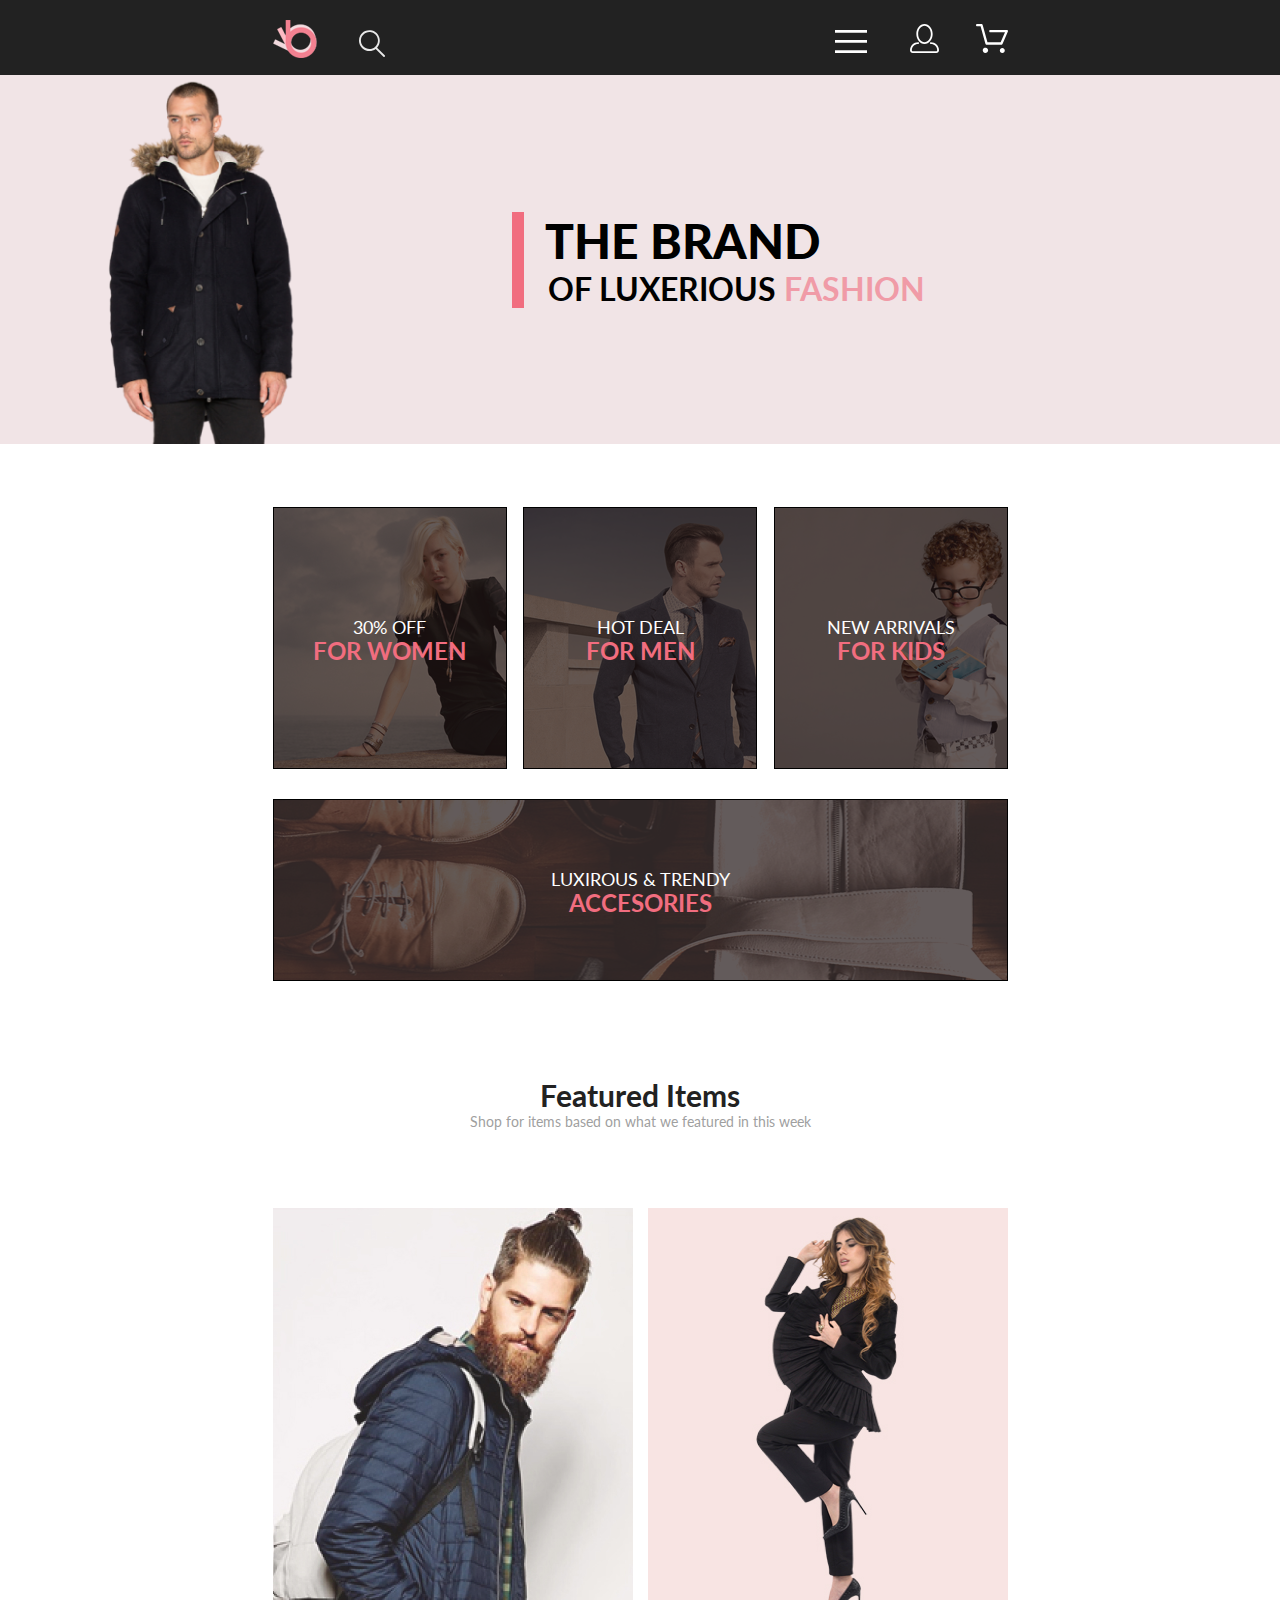
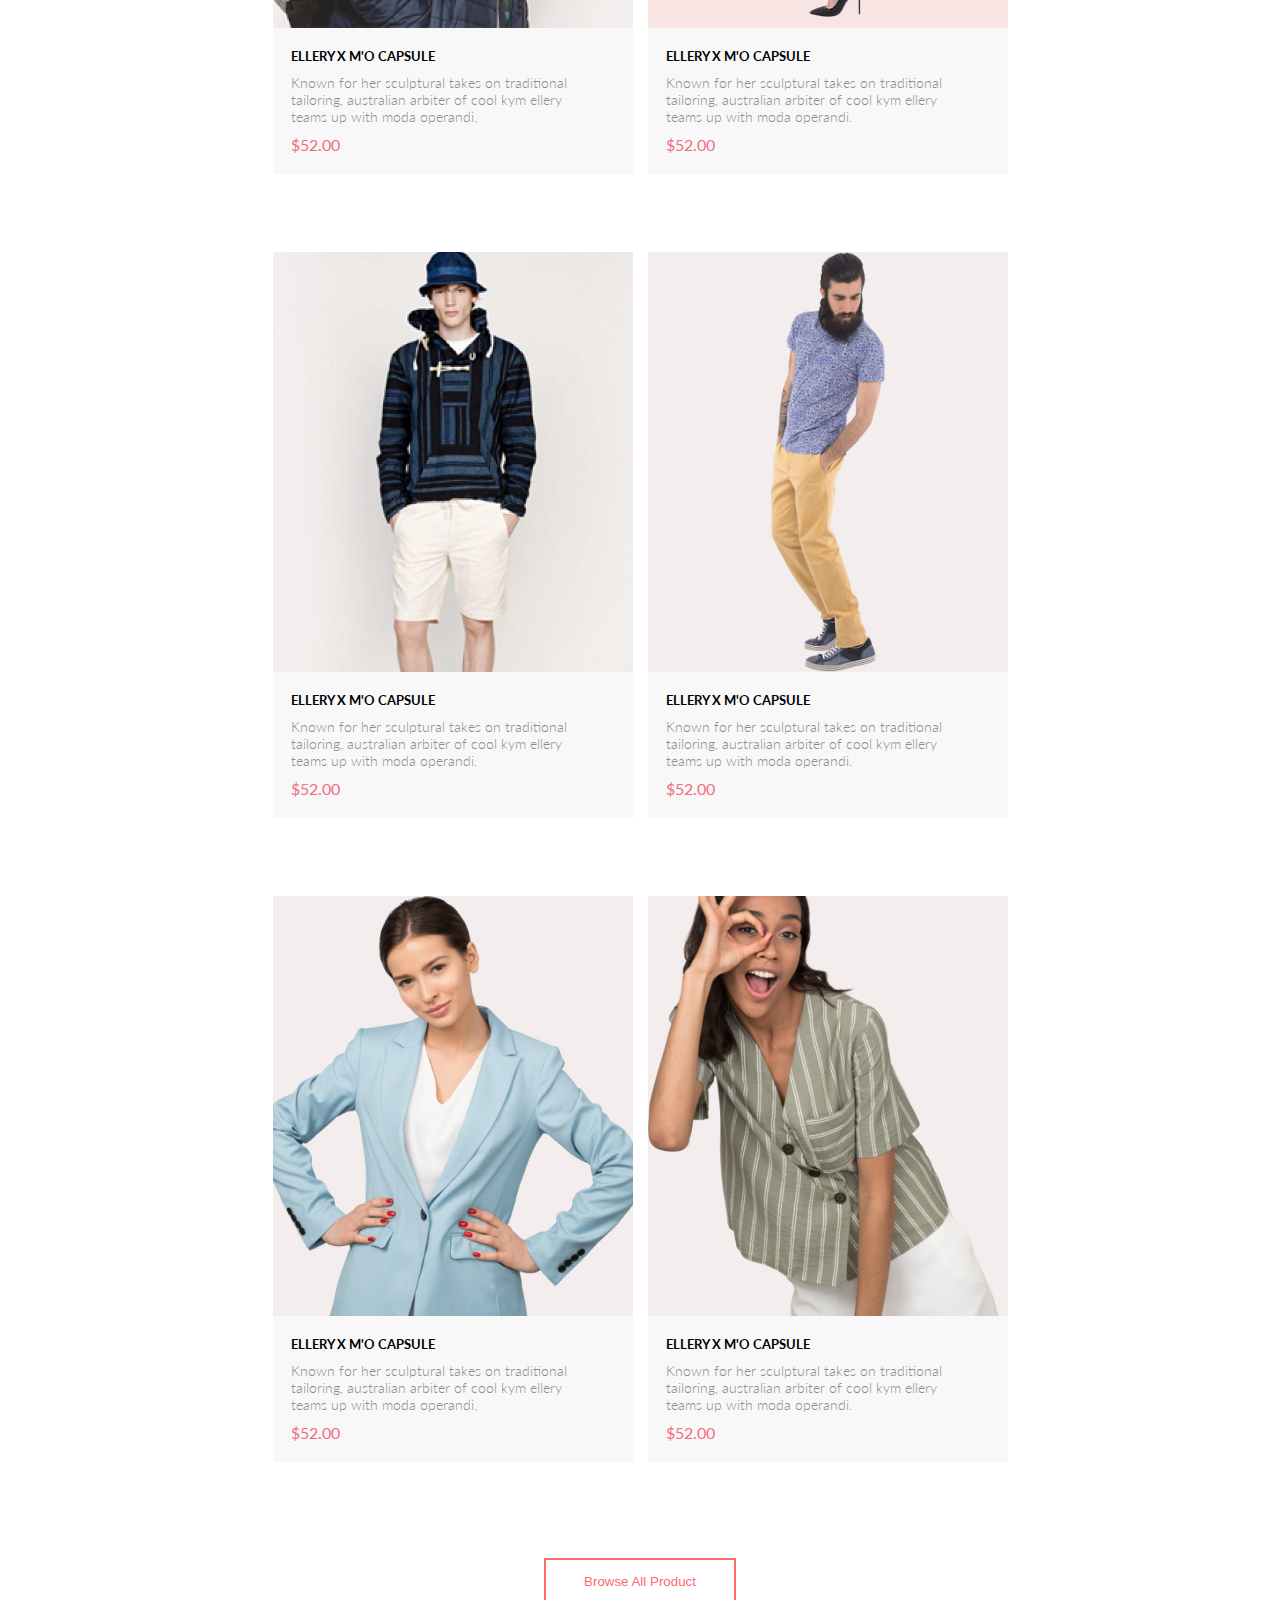
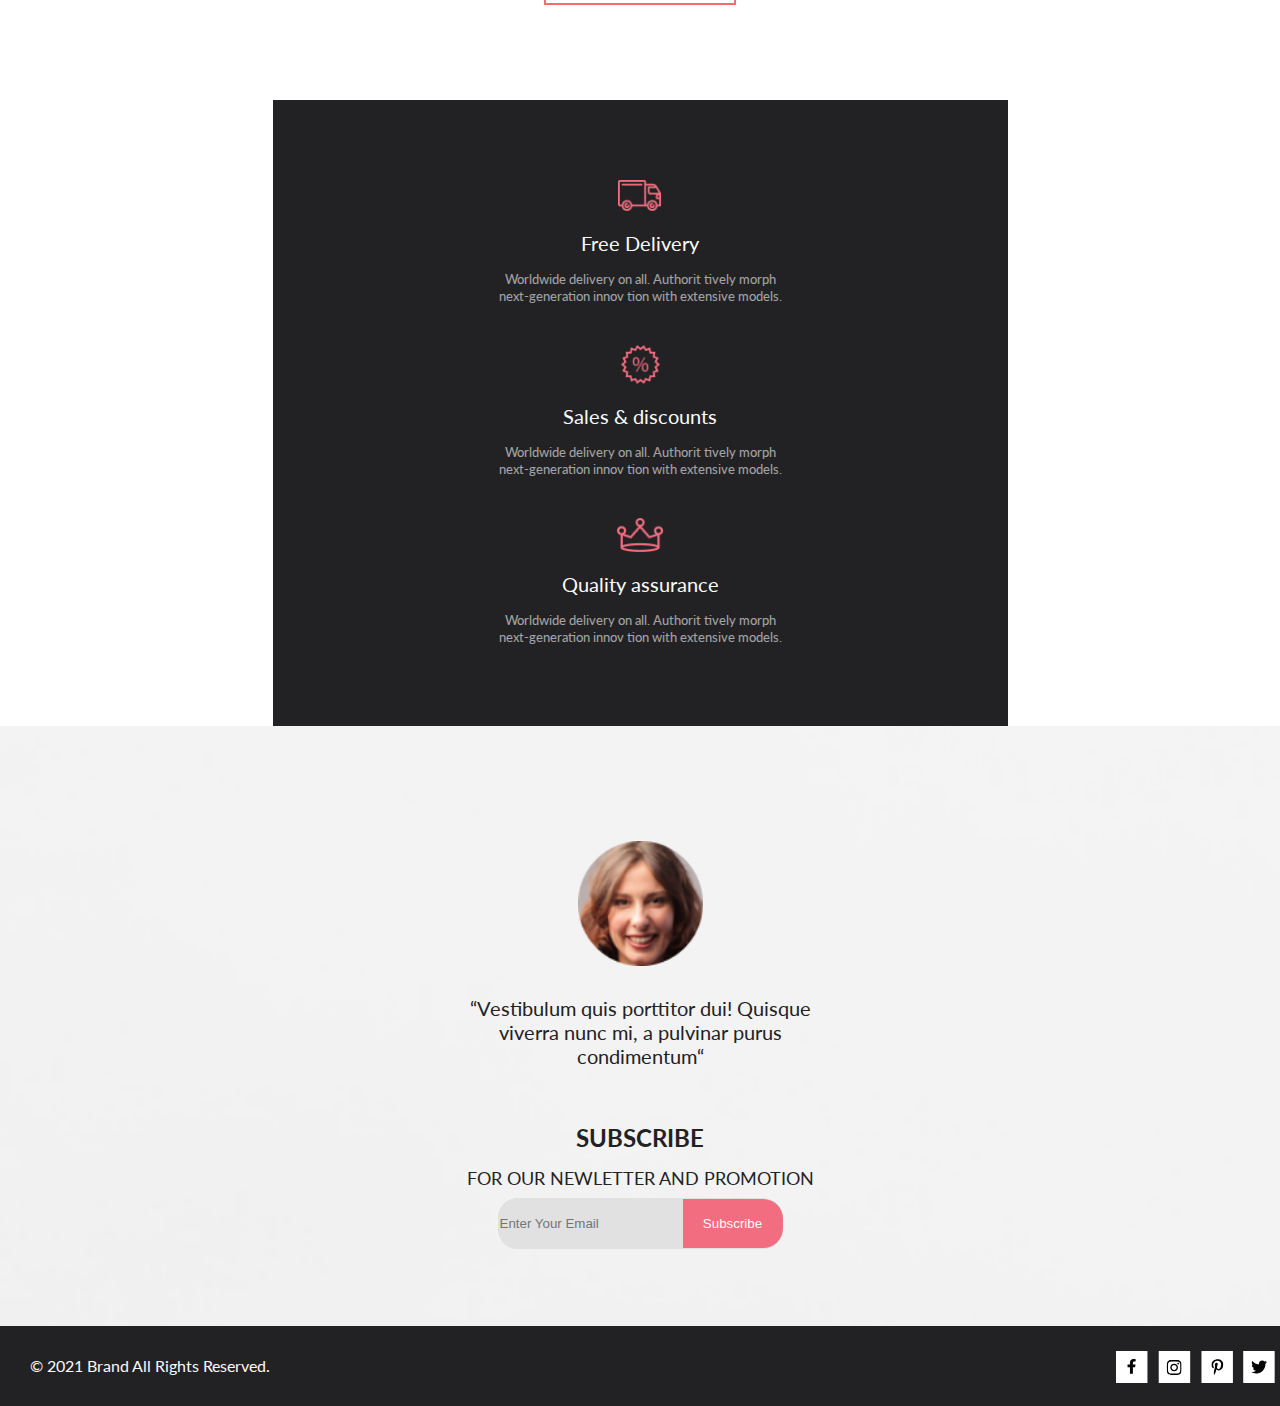
<file: index.html>
<!DOCTYPE html>
<html lang="en">

<head>
    <meta charset="UTF-8">
    <meta http-equiv="X-UA-Compatible" content="IE=edge">
    <meta name="viewport" content="width=device-width, initial-scale=1.0">
    <title>Document</title>
    <link rel="stylesheet" href="./css/reset.css">
    <link rel="stylesheet" href="./css/style.css">
    <link rel="stylesheet" href="./mediacss/index-media.css">
    <link rel="preconnect" href="https://fonts.googleapis.com">
    <link rel="preconnect" href="https://fonts.gstatic.com" crossorigin>
    <link href="https://fonts.googleapis.com/css2?family=Lato:ital,wght@0,400;0,700;0,900;1,400&display=swap" rel="stylesheet">
    <script src="https://code.jquery.com/jquery-3.6.0.min.js" integrity="sha256-/xUj+3OJU5yExlq6GSYGSHk7tPXikynS7ogEvDej/m4=" crossorigin="anonymous"></script>
    <script src="script/script.js"></script>
</head>

<body>
    <header class="header">
        <div class="header__wrp container">
            <div class="header__logo-form-wrp">
                <a class="header__logo" href="#">
                    <img class="header__logo-img" src="./img/logo.svg" alt="logo">
                </a>
                <div class="header__search">
                    <form class="header__search-frm">
                        <input class="header__search-input" type="text" placeholder="Search...">
                        <button type="submit" class="header__search-btn"></button>
                    </form>
                </div>
            </div>
            <div>
                <button class="header__menu-btn">
                    <svg class="white-icon" width="32" height="23" viewBox="0 0 32 23"  xmlns="http://www.w3.org/2000/svg">
                        <path d="M0 23V20.31H32V23H0ZM0 12.76V10.07H32V12.76H0ZM0 2.69V0H32V2.69H0Z" />
                        </svg>
                    </button>
                <a class="header__link" href="./registration.html">
                    <svg class="white-icon" width="29" height="29" viewBox="0 0 29 29" xmlns="http://www.w3.org/2000/svg">
                        <path d="M14.5 19.937C19 19.937 22.656 15.464 22.656 9.968C22.656 4.472 19 0 14.5 0C13.3631 0.0217413 12.2463 0.303398 11.2351 0.823397C10.2239 1.34339 9.34507 2.08794 8.66602 3C7.12663 4.99573 6.30819 7.45381 6.34399 9.974C6.34399 15.465 10 19.937 14.5 19.937ZM14.5 1.813C18 1.813 20.844 5.472 20.844 9.969C20.844 14.466 17.998 18.125 14.5 18.125C11.002 18.125 8.15603 14.465 8.15503 9.969C8.15403 5.473 11 1.813 14.5 1.813ZM20.844 18.125C20.6036 18.125 20.373 18.2205 20.203 18.3905C20.033 18.5605 19.9375 18.7911 19.9375 19.0315C19.9375 19.2719 20.033 19.5025 20.203 19.6725C20.373 19.8425 20.6036 19.938 20.844 19.938C22.526 19.9399 24.1386 20.6088 25.3279 21.7982C26.5172 22.9875 27.1861 24.6 27.188 26.282C27.1875 26.5221 27.0918 26.7523 26.922 26.9221C26.7522 27.0918 26.5221 27.1875 26.282 27.188H2.71997C2.47985 27.1875 2.24975 27.0918 2.07996 26.9221C1.91016 26.7523 1.81449 26.5221 1.81396 26.282C1.81608 24.6001 2.48517 22.9877 3.67444 21.7985C4.86371 20.6092 6.47608 19.9401 8.15796 19.938C8.39824 19.938 8.62868 19.8425 8.79858 19.6726C8.96849 19.5027 9.06396 19.2723 9.06396 19.032C9.06396 18.7917 8.96849 18.5613 8.79858 18.3914C8.62868 18.2215 8.39824 18.126 8.15796 18.126C5.99541 18.1279 3.92201 18.9875 2.39258 20.5164C0.863144 22.0453 0.00264777 24.1185 0 26.281C0.000794067 27.0019 0.287502 27.693 0.797241 28.2027C1.30698 28.7125 1.99811 28.9992 2.71899 29H26.282C27.0027 28.9989 27.6936 28.7121 28.2031 28.2024C28.7126 27.6927 28.9992 27.0017 29 26.281C28.9974 24.1187 28.1372 22.0457 26.6083 20.5168C25.0793 18.9878 23.0063 18.1276 20.844 18.125Z"/>
                        </svg>
                </a>
                <a class="header__link" href="./cart.html">
                    <svg class="white-icon" width="32" height="29" viewBox="0 0 32 29" xmlns="http://www.w3.org/2000/svg">
                        <path d="M26.2009 29C25.5532 28.9738 24.9415 28.6948 24.4972 28.2227C24.0529 27.7506 23.8114 27.1232 23.8245 26.475C23.8376 25.8269 24.1043 25.2097 24.5673 24.7559C25.0303 24.3022 25.6527 24.048 26.301 24.048C26.9493 24.048 27.5717 24.3022 28.0347 24.7559C28.4977 25.2097 28.7644 25.8269 28.7775 26.475C28.7906 27.1232 28.549 27.7506 28.1047 28.2227C27.6604 28.6948 27.0488 28.9738 26.401 29H26.2009ZM6.75293 26.32C6.75293 25.79 6.91011 25.2718 7.20459 24.8311C7.49907 24.3904 7.91764 24.0469 8.40735 23.844C8.89705 23.6412 9.43594 23.5881 9.95581 23.6915C10.4757 23.7949 10.9532 24.0502 11.328 24.425C11.7028 24.7998 11.9581 25.2773 12.0615 25.7972C12.1649 26.317 12.1118 26.8559 11.9089 27.3456C11.7061 27.8353 11.3626 28.2539 10.9219 28.5483C10.4812 28.8428 9.96304 29 9.43298 29C9.08087 29.0003 8.73212 28.9311 8.40674 28.7966C8.08136 28.662 7.78569 28.4646 7.53662 28.2158C7.28755 27.9669 7.09001 27.6713 6.9552 27.3461C6.82039 27.0208 6.75098 26.6721 6.75098 26.32H6.75293ZM10.553 20.686C10.2935 20.6868 10.0409 20.6024 9.83411 20.4457C9.62727 20.2891 9.47758 20.0689 9.40796 19.819L4.57495 2.36401H1.18201C0.868521 2.36401 0.567859 2.23947 0.346191 2.01781C0.124523 1.79614 0 1.49549 0 1.18201C0 0.868519 0.124523 0.567873 0.346191 0.346205C0.567859 0.124537 0.868521 5.81268e-06 1.18201 5.81268e-06H5.46301C5.7225 -0.00080736 5.97504 0.0837201 6.18176 0.240568C6.38848 0.397416 6.53784 0.617884 6.60693 0.868006L11.4399 18.323H24.6179L29.001 8.27501H14.401C14.2428 8.27961 14.0854 8.25242 13.9379 8.19507C13.7904 8.13771 13.6559 8.05134 13.5424 7.94108C13.4288 7.83082 13.3386 7.69891 13.277 7.55315C13.2154 7.40739 13.1836 7.25075 13.1836 7.0925C13.1836 6.93426 13.2154 6.77762 13.277 6.63186C13.3386 6.4861 13.4288 6.35419 13.5424 6.24393C13.6559 6.13367 13.7904 6.0473 13.9379 5.98994C14.0854 5.93259 14.2428 5.90541 14.401 5.91001H30.814C31.0097 5.90996 31.2022 5.95866 31.3744 6.05172C31.5465 6.14478 31.6928 6.27926 31.7999 6.44301C31.9078 6.60729 31.9734 6.79569 31.9908 6.99145C32.0083 7.18721 31.9771 7.38424 31.9 7.565L26.495 19.977C26.4026 20.1876 26.251 20.3668 26.0585 20.4927C25.866 20.6186 25.641 20.6858 25.411 20.686H10.553Z"/>
                        </svg>
                </a>
            </div>
        </div>
        <nav class="header__nav">
            <button type="button" class="nav_btn"></button>
            <h2 class="header__nav-title">menu</h2>
            <ul class="header__nav-list">
                <li class="header__nav-item nav-sub-item li">
                    <a class="nav-title-item__link" href="./cart.html">MAN</a>
                    <ul class="nav-sub-item__list">
                        <li class="nav-sub-item__link">
                            <a class="sub-item__link" href="./cart.html">Accessories</a>
                        </li>
                        <li class="nav-sub-item__link">
                            <a class="sub-item__link" href="./cart.html">Bags</a>
                        </li>
                        <li class="nav-sub-item__link">
                            <a class="sub-item__link" href="./cart.html">Denim</a>
                        </li>
                        <li class="nav-sub-item__link">
                            <a class="sub-item__link" href="./cart.html">T-Shirts</a>
                        </li>
                    </ul>
                </li>
                <li>
                    <a class="nav-title-item__link" href="./cart.html">WOMAN</a>
                    <ul class="nav-sub-item__list">
                        <li class="nav-sub-item__link">
                            <a class="sub-item__link" href="./cart.html">Accessories</a>
                        </li>
                        <li class="nav-sub-item__link">
                            <a class="sub-item__link" href="./cart.html">Jackets & Coats</a>
                        </li>
                        <li class="nav-sub-item__link">
                            <a class="sub-item__link" href="./cart.html">Polos</a>
                        </li>
                        <li class="nav-sub-item__link">
                            <a class="sub-item__link" href="./cart.html">T-Shirts</a>
                        </li>
                        <li class="nav-sub-item__link">
                            <a class="sub-item__link" href="./cart.html">Shirts</a>
                        </li>
                    </ul>
                </li>
                <li>
                    <a class="nav-title-item__link" href="./cart.html">KIDS</a>
                    <ul class="nav-sub-item__list">
                        <li class="nav-sub-item__link">
                            <a class="sub-item__link" href="./cart.html">Accessories</a>
                        </li>
                        <li class="nav-sub-item__link">
                            <a class="sub-item__link" href="./cart.html">Jackets & Coats</a>
                        </li>
                        <li class="nav-sub-item__link">
                            <a class="sub-item__link" href="./cart.html">Polos</a>
                        </li>
                        <li class="nav-sub-item__link">
                            <a class="sub-item__link" href="./cart.html">T-Shirts</a>
                        </li>
                        <li class="nav-sub-item__link">
                            <a class="sub-item__link" href="./cart.html">Shirts</a>
                        </li>
                        <li class="nav-sub-item__link">
                            <a class="sub-item__link" href="./cart.html">Bags</a>
                        </li>
                    </ul>
                </li>
            </ul>
        </nav>
    </header>
    <main>
        <section class="brand">
            <img class="brand__img" src="./img/man.png" alt="man">
            <div class="brand__title-wrp container">
                <h1 class="brand__title">&nbsp;&nbsp;the brand <span class="brand__subtitle">&nbsp;&nbsp; of luxerious <span
                    class="brand__subtitle-pink">fashion</span></span>
                </h1>
            </div>
        </section>
        <section class="sales container">
            <h2 class="visually-hidden">sales</h2>
            <ul class="sales__list">
                <li class="sales__item sales__item--woman">
                    <p class="sales__item-text">30% off</p>
                    <h3 class="sales__item-title">for women</h3>
                </li>
                <li class="sales__item sales__item--man">
                    <p class="sales__item-text">hot deal</p>
                    <h3 class="sales__item-title">for men</h3>
                </li>
                <li class="sales__item sales__item--kids">
                    <p class="sales__item-text">new arrivals</p>
                    <h3 class="sales__item-title">for kids</h3>
                </li>
                <li class="sales__item sales__item--accesories">
                    <p class="sales__item-text">luxirous & trendy</p>
                    <h3 class="sales__item-title">accesories</h3>
                </li>
            </ul>
        </section>
        <section class="products container">
            <h2 class="products__title">Featured Items</h2>
            <p class="products__subtitle">Shop for items based on what we featured in this week</p>
            <ul class="products__list">
                <li class="products__item">
                    <button class="product__item-btn"></button>
                    <img class="products__item-img" src="./img/product1.jpg" alt="product1">
                    <h3 class="products__item-title">ellery x m'o capsule</h3>
                    <p class="products__item-text">Known for her sculptural takes on traditional tailoring, australian arbiter of cool kym ellery teams up with moda operandi.</p>
                    <p class="products__item-price">$52.00</p>
                </li>
                <li class="products__item">
                    <button class="product__item-btn"></button>
                    <img class="products__item-img" src="./img/product2.jpg" alt="product2">
                    <h3 class="products__item-title">ellery x m'o capsule</h3>
                    <p class="products__item-text">Known for her sculptural takes on traditional tailoring, australian arbiter of cool kym ellery teams up with moda operandi.</p>
                    <p class="products__item-price">$52.00</p>
                </li>
                <li class="products__item">
                    <button class="product__item-btn"></button>
                    <img class="products__item-img" src="./img/product3.jpg" alt="product3">
                    <h3 class="products__item-title">ellery x m'o capsule</h3>
                    <p class="products__item-text">Known for her sculptural takes on traditional tailoring, australian arbiter of cool kym ellery teams up with moda operandi.</p>
                    <p class="products__item-price">$52.00</p>
                </li>
                <li class="products__item">
                    <button class="product__item-btn"></button>
                    <img class="products__item-img" src="./img/product4.jpg" alt="product4">
                    <h3 class="products__item-title">ellery x m'o capsule</h3>
                    <p class="products__item-text">Known for her sculptural takes on traditional tailoring, australian arbiter of cool kym ellery teams up with moda operandi.</p>
                    <p class="products__item-price">$52.00</p>
                </li>
                <li class="products__item">
                    <button class="product__item-btn"></button>
                    <img class="products__item-img" src="./img/product5.jpg" alt="product5">
                    <h3 class="products__item-title">ellery x m'o capsule</h3>
                    <p class="products__item-text">Known for her sculptural takes on traditional tailoring, australian arbiter of cool kym ellery teams up with moda operandi.</p>
                    <p class="products__item-price">$52.00</p>
                </li>
                <li class="products__item">
                    <button class="product__item-btn"></button>
                    <img class="products__item-img" src="./img/product6.jpg" alt="product6">
                    <h3 class="products__item-title">ellery x m'o capsule</h3>
                    <p class="products__item-text">Known for her sculptural takes on traditional tailoring, australian arbiter of cool kym ellery teams up with moda operandi.</p>
                    <p class="products__item-price">$52.00</p>
                </li>
            </ul>
            <button class="product__browse">Browse All Product</button>
        </section>
        <section class="benefits container">
            <ul class="benefits__list container">
                <li class="benefits__item"><img class="benefits__item-img1" src="./img/truck.png" alt="truck">
                    <h3 class="benefits__item-title">Free Delivery</h3>
                    <p class="benefits__item-description">Worldwide delivery on all. Authorit tively morph next-generation innov tion with extensive models.</p>
                </li>
                <li class="benefits__item"><img class="benefits__item-img2" src="./img/percent.png" alt="percent">
                    <h3 class="benefits__item-title">Sales & discounts</h3>
                    <p class="benefits__item-description">Worldwide delivery on all. Authorit tively morph next-generation innov tion with extensive models.</p>
                </li>
                <li class="benefits__item"><img class="benefits__item-img3" src="./img/crown.png" alt="crown">
                    <h3 class="benefits__item-title">Quality assurance</h3>
                    <p class="benefits__item-description">Worldwide delivery on all. Authorit tively morph next-generation innov tion with extensive models.</p>
                </li>
            </ul>
        </section>
    </main>
    <footer class="footer">
        <div class="footer__wrp container">
            <div class="footer__user">
                <img class="footer__user-img" src="./img/womanround.png" alt="womanround">
                <blockquote class="footer__user-quote">“Vestibulum quis porttitor dui! Quisque viverra nunc mi, a pulvinar purus condimentum“</blockquote>
            </div>
            <div class="footer__holder">
                <h2 class="footer__wrp-title">subscribe</h2>
                <p class="footer__wrp-text">for our newletter and promotion</p>
                <div>
                    <form class="footer__form" action="#">
                        <input class="footer__input" type="text" placeholder="Enter Your Email">
                        <button class="footer__btn" type="submit">Subscribe</button>
                    </form>
                </div>
            </div>
        </div>
        <div class="footer__socials">
            <p class="footer__socials-title">© 2021 Brand All Rights Reserved.</p>
            <ul class="footer__socials-list">
                <li class="footer__socials-item">
                    <a class="icon__link" href="#"><svg class="subscribe-icon" width="32" height="32" viewBox="0 0 32 32" xmlns="http://www.w3.org/2000/svg">
                        <path d="M31.4506 0H0V32H31.4506V0Z"/>
                        <path class="subscribe-icon__path" d="M19.0884 16.28L19.5069 13.616H16.8902V11.8873C16.8902 11.1585 17.2557 10.4481 18.4277 10.4481H19.6172V8.17997C19.6172 8.17997 18.5377 8 17.5056 8C15.3507 8 13.9422 9.27593 13.9422 11.5857V13.616H11.5469V16.28H13.9422V22.72H16.8902V16.28H19.0884Z"/>
                        </svg>
                        </a>
                </li>
                <li class="footer__socials-item">
                    <a class="icon__link" href="#"><svg class="subscribe-icon" width="33" height="32" viewBox="0 0 33 32" xmlns="http://www.w3.org/2000/svg">
                        <path d="M32.1889 0H0.738281V32H32.1889V0Z"/>
                        <g clip-path="url(#clip0_128_232)">
                        <path class="subscribe-icon__path" d="M16.139 12.6816C14.0238 12.6816 12.3177 14.3849 12.3177 16.4966C12.3177 18.6083 14.0238 20.3117 16.139 20.3117C18.2541 20.3117 19.9602 18.6083 19.9602 16.4966C19.9602 14.3849 18.2541 12.6816 16.139 12.6816ZM16.139 18.9769C14.7721 18.9769 13.6547 17.8646 13.6547 16.4966C13.6547 15.1287 14.7688 14.0164 16.139 14.0164C17.5092 14.0164 18.6233 15.1287 18.6233 16.4966C18.6233 17.8646 17.5058 18.9769 16.139 18.9769ZM21.0078 12.5255C21.0078 13.0203 20.6087 13.4154 20.1165 13.4154C19.621 13.4154 19.2252 13.0169 19.2252 12.5255C19.2252 12.0341 19.6243 11.6357 20.1165 11.6357C20.6087 11.6357 21.0078 12.0341 21.0078 12.5255ZM23.5386 13.4287C23.4821 12.2367 23.2094 11.1808 22.3347 10.3109C21.4634 9.44097 20.4058 9.1687 19.2119 9.10894C17.9814 9.03921 14.2932 9.03921 13.0627 9.10894C11.8721 9.16538 10.8145 9.43765 9.93987 10.3076C9.06522 11.1775 8.79584 12.2333 8.73597 13.4253C8.66613 14.6539 8.66613 18.3361 8.73597 19.5646C8.79251 20.7566 9.06522 21.8124 9.93987 22.6824C10.8145 23.5523 11.8688 23.8246 13.0627 23.8843C14.2932 23.9541 17.9814 23.9541 19.2119 23.8843C20.4058 23.8279 21.4634 23.5556 22.3347 22.6824C23.2061 21.8124 23.4788 20.7566 23.5386 19.5646C23.6085 18.3361 23.6085 14.6572 23.5386 13.4287ZM21.949 20.8828C21.6895 21.5335 21.1874 22.0349 20.5322 22.2972C19.5511 22.6857 17.2231 22.596 16.139 22.596C15.0548 22.596 12.7235 22.6824 11.7457 22.2972C11.0939 22.0382 10.5917 21.5369 10.329 20.8828C9.93987 19.9033 10.0297 17.5791 10.0297 16.4966C10.0297 15.4142 9.9432 13.0867 10.329 12.1105C10.5884 11.4597 11.0906 10.9583 11.7457 10.696C12.7268 10.3076 15.0548 10.3972 16.139 10.3972C17.2231 10.3972 19.5545 10.3109 20.5322 10.696C21.184 10.955 21.6862 11.4564 21.949 12.1105C22.3381 13.09 22.2483 15.4142 22.2483 16.4966C22.2483 17.5791 22.3381 19.9066 21.949 20.8828Z"/>
                        </g>
                        <defs>
                        <clipPath id="clip0_128_232">
                        <rect width="14.8991" height="17" fill="white" transform="translate(8.68555 8)"/>
                        </clipPath>
                        </defs>
                        </svg>
                        </a>
                </li>
                <li class="footer__socials-item">
                    <a class="icon__link" href="#"><svg class="subscribe-icon" width="32" height="32" viewBox="0 0 32 32" xmlns="http://www.w3.org/2000/svg">
                        <path d="M31.9252 0H0.474609V32H31.9252V0Z"/>
                        <g clip-path="url(#clip0_128_240)">
                        <path class="subscribe-icon__path" d="M16.7403 8.20312C13.5556 8.20312 10.4082 10.3406 10.4082 13.8C10.4082 16 11.6374 17.25 12.3823 17.25C12.6896 17.25 12.8666 16.3875 12.8666 16.1438C12.8666 15.8531 12.1309 15.2344 12.1309 14.025C12.1309 11.5125 14.0305 9.73125 16.4889 9.73125C18.6027 9.73125 20.1671 10.9406 20.1671 13.1625C20.1671 14.8219 19.506 17.9344 17.3642 17.9344C16.5913 17.9344 15.9302 17.3719 15.9302 16.5656C15.9302 15.3844 16.7496 14.2406 16.7496 13.0219C16.7496 10.9531 13.835 11.3281 13.835 13.8281C13.835 14.3531 13.9002 14.9344 14.133 15.4125C13.7046 17.2688 12.8293 20.0344 12.8293 21.9469C12.8293 22.5375 12.9131 23.1188 12.969 23.7094C13.0745 23.8281 13.0218 23.8156 13.1832 23.7563C14.7476 21.6 14.6917 21.1781 15.3994 18.3562C15.7812 19.0875 16.7683 19.4812 17.5505 19.4812C20.8469 19.4812 22.3275 16.2469 22.3275 13.3313C22.3275 10.2281 19.6643 8.20312 16.7403 8.20312Z"/>
                        </g>
                        <defs>
                        <clipPath id="clip0_128_240">
                        <rect width="11.9193" height="16" fill="white" transform="translate(10.4082 8)"/>
                        </clipPath>
                        </defs>
                        </svg></a>
                </li>
                <li class="footer__socials-item">
                    <a class="icon__link" href="#"><svg class="subscribe-icon" width="32" height="32" viewBox="0 0 32 32" xmlns="http://www.w3.org/2000/svg">
                        <path d="M31.6635 0H0.212891V32H31.6635V0Z"/>
                        <g clip-path="url(#clip0_128_236)">
                        <path class="subscribe-icon__path" d="M22.417 12.7405C22.427 12.8826 22.427 13.0248 22.427 13.1669C22.427 17.5019 19.1498 22.4969 13.1599 22.4969C11.3145 22.4969 9.60022 21.9588 8.1582 21.0248C8.4204 21.0552 8.67247 21.0654 8.94475 21.0654C10.4674 21.0654 11.8691 20.5476 12.9884 19.6644C11.5565 19.6339 10.3565 18.6898 9.94305 17.3903C10.1447 17.4207 10.3464 17.441 10.5582 17.441C10.8506 17.441 11.1431 17.4004 11.4153 17.3294C9.92291 17.0248 8.80355 15.705 8.80355 14.1111V14.0705C9.23715 14.3141 9.74139 14.4664 10.2758 14.4867C9.39849 13.8979 8.82373 12.8928 8.82373 11.7557C8.82373 11.1466 8.98504 10.5882 9.26741 10.1009C10.8708 12.0908 13.2809 13.3902 15.9833 13.5324C15.9329 13.2887 15.9027 13.035 15.9027 12.7811C15.9027 10.974 17.3548 9.50195 19.1598 9.50195C20.0976 9.50195 20.9446 9.89789 21.5396 10.5375C22.2757 10.3954 22.9816 10.1212 23.6068 9.74561C23.3648 10.507 22.8505 11.1466 22.1749 11.5527C22.8304 11.4817 23.4657 11.2989 24.0505 11.0451C23.6069 11.6948 23.0522 12.2735 22.417 12.7405Z"/>
                        </g>
                        <defs>
                        <clipPath id="clip0_128_236">
                        <rect width="15.8924" height="16" transform="translate(8.1582 8)"/>
                        </clipPath>
                        </defs>
                        </svg></a>
                </li>
            </ul>
        </div>
    </footer>
</body>

</html>
</file>
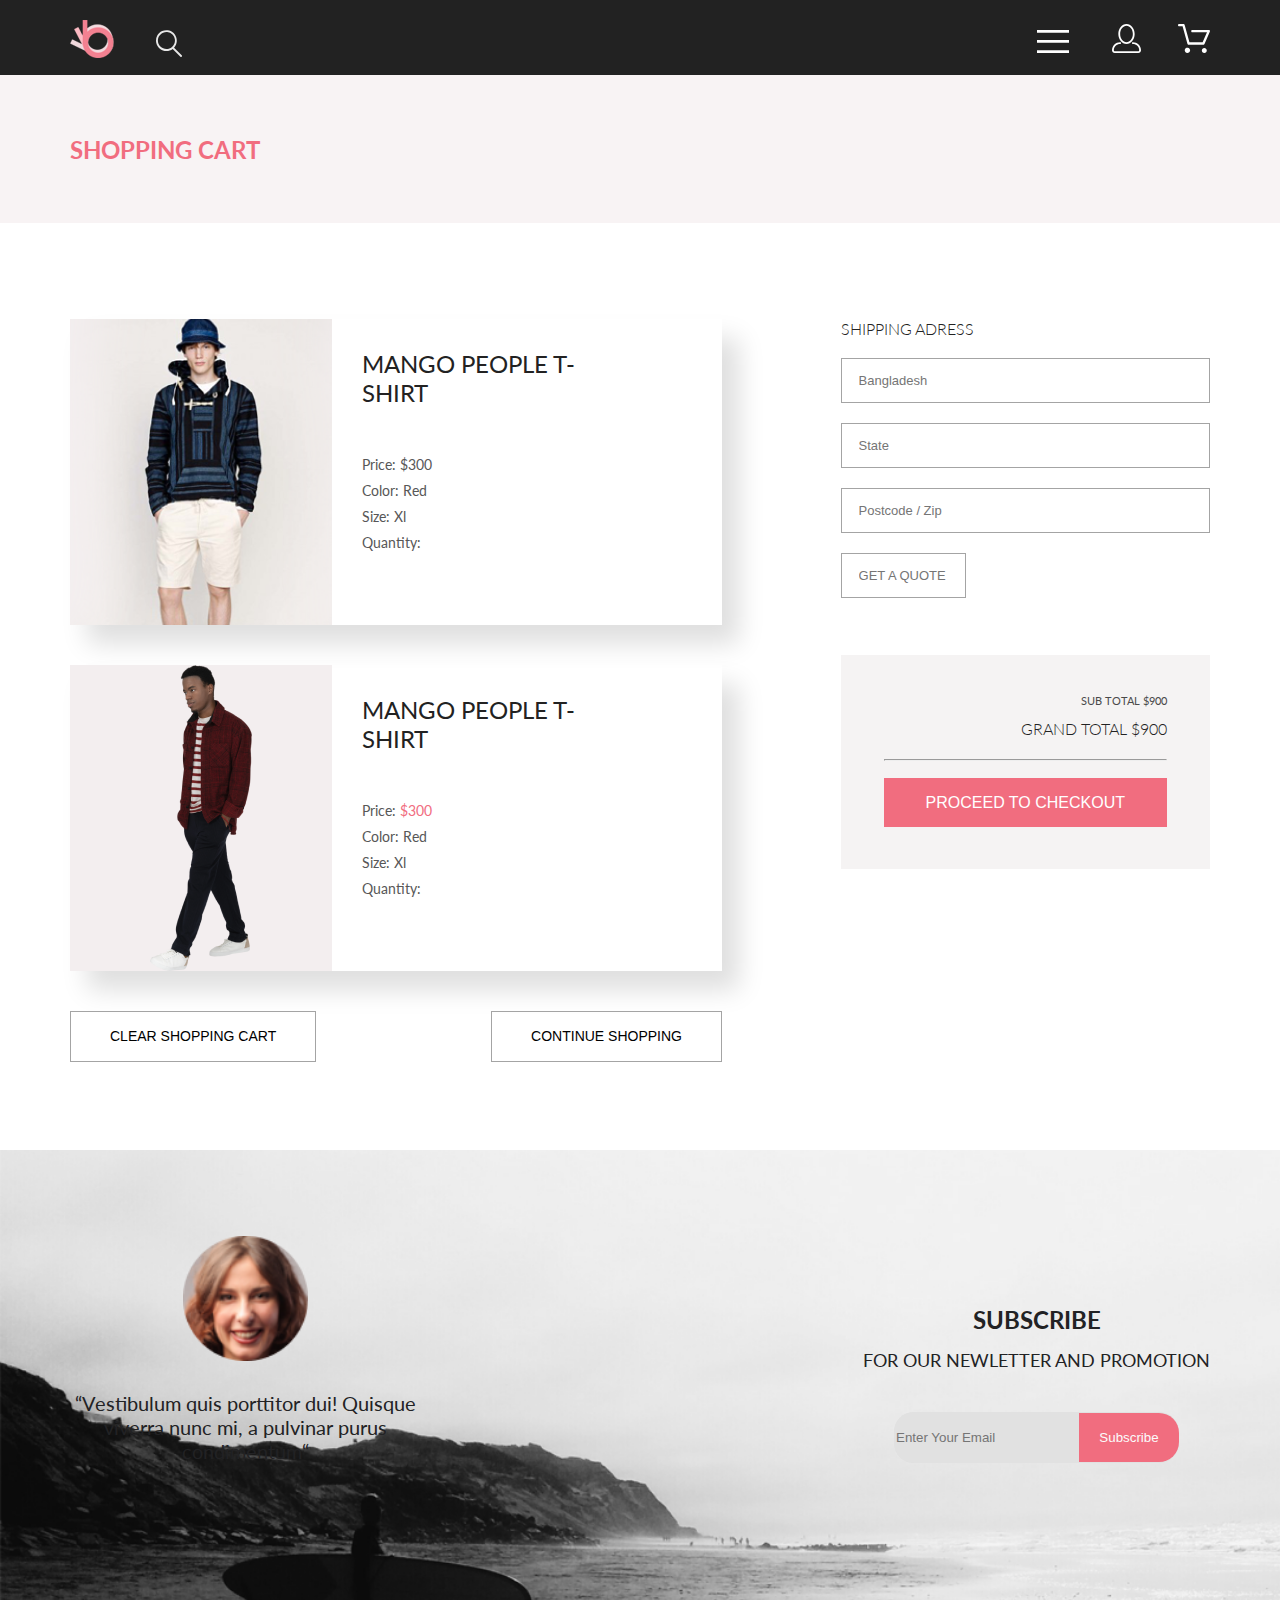
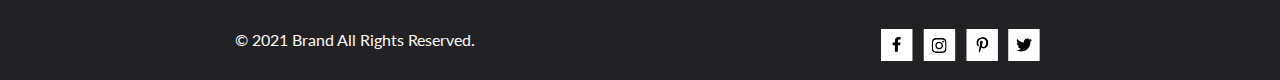
<file: cart.html>
<!DOCTYPE html>
<html lang="en">

<head>
    <meta charset="UTF-8">
    <meta http-equiv="X-UA-Compatible" content="IE=edge">
    <meta name="viewport" content="width=device-width, initial-scale=1.0">
    <title>Document</title>
    <link rel="stylesheet" href="./css/reset.css">
    <link rel="stylesheet" href="./css/style.css">
    <link rel="preconnect" href="https://fonts.googleapis.com">
    <link rel="preconnect" href="https://fonts.gstatic.com" crossorigin>
    <link href="https://fonts.googleapis.com/css2?family=Lato:ital,wght@0,400;0,700;0,900;1,400&display=swap" rel="stylesheet">
    <script src="https://code.jquery.com/jquery-3.6.0.min.js" integrity="sha256-/xUj+3OJU5yExlq6GSYGSHk7tPXikynS7ogEvDej/m4=" crossorigin="anonymous"></script>
    <script src="script/script.js"></script>
</head>

<body>
    <header class="header">
        <div class="header__wrp container">
            <div class="header__logo-form-wrp">
                <a class="header__logo" href="./index.html">
                    <img class="header__logo-img" src="./img/logo.svg" alt="logo">
                </a>
                <div class="header__search">
                    <form class="header__search-frm">
                        <input class="header__search-input" type="text" placeholder="Search...">
                        <button type="submit" class="header__search-btn"></button>
                    </form>
                </div>
            </div>
            <div>
                <button class="header__menu-btn">
                    <svg class="white-icon" width="32" height="23" viewBox="0 0 32 23"  xmlns="http://www.w3.org/2000/svg">
                        <path d="M0 23V20.31H32V23H0ZM0 12.76V10.07H32V12.76H0ZM0 2.69V0H32V2.69H0Z" />
                        </svg>
                    </button>
                <a class="header__link" href="./registration.html">
                    <svg class="white-icon" width="29" height="29" viewBox="0 0 29 29" xmlns="http://www.w3.org/2000/svg">
                        <path d="M14.5 19.937C19 19.937 22.656 15.464 22.656 9.968C22.656 4.472 19 0 14.5 0C13.3631 0.0217413 12.2463 0.303398 11.2351 0.823397C10.2239 1.34339 9.34507 2.08794 8.66602 3C7.12663 4.99573 6.30819 7.45381 6.34399 9.974C6.34399 15.465 10 19.937 14.5 19.937ZM14.5 1.813C18 1.813 20.844 5.472 20.844 9.969C20.844 14.466 17.998 18.125 14.5 18.125C11.002 18.125 8.15603 14.465 8.15503 9.969C8.15403 5.473 11 1.813 14.5 1.813ZM20.844 18.125C20.6036 18.125 20.373 18.2205 20.203 18.3905C20.033 18.5605 19.9375 18.7911 19.9375 19.0315C19.9375 19.2719 20.033 19.5025 20.203 19.6725C20.373 19.8425 20.6036 19.938 20.844 19.938C22.526 19.9399 24.1386 20.6088 25.3279 21.7982C26.5172 22.9875 27.1861 24.6 27.188 26.282C27.1875 26.5221 27.0918 26.7523 26.922 26.9221C26.7522 27.0918 26.5221 27.1875 26.282 27.188H2.71997C2.47985 27.1875 2.24975 27.0918 2.07996 26.9221C1.91016 26.7523 1.81449 26.5221 1.81396 26.282C1.81608 24.6001 2.48517 22.9877 3.67444 21.7985C4.86371 20.6092 6.47608 19.9401 8.15796 19.938C8.39824 19.938 8.62868 19.8425 8.79858 19.6726C8.96849 19.5027 9.06396 19.2723 9.06396 19.032C9.06396 18.7917 8.96849 18.5613 8.79858 18.3914C8.62868 18.2215 8.39824 18.126 8.15796 18.126C5.99541 18.1279 3.92201 18.9875 2.39258 20.5164C0.863144 22.0453 0.00264777 24.1185 0 26.281C0.000794067 27.0019 0.287502 27.693 0.797241 28.2027C1.30698 28.7125 1.99811 28.9992 2.71899 29H26.282C27.0027 28.9989 27.6936 28.7121 28.2031 28.2024C28.7126 27.6927 28.9992 27.0017 29 26.281C28.9974 24.1187 28.1372 22.0457 26.6083 20.5168C25.0793 18.9878 23.0063 18.1276 20.844 18.125Z"/>
                        </svg>
                </a>
                <a class="header__link" href="#">
                    <svg class="white-icon" width="32" height="29" viewBox="0 0 32 29" xmlns="http://www.w3.org/2000/svg">
                        <path d="M26.2009 29C25.5532 28.9738 24.9415 28.6948 24.4972 28.2227C24.0529 27.7506 23.8114 27.1232 23.8245 26.475C23.8376 25.8269 24.1043 25.2097 24.5673 24.7559C25.0303 24.3022 25.6527 24.048 26.301 24.048C26.9493 24.048 27.5717 24.3022 28.0347 24.7559C28.4977 25.2097 28.7644 25.8269 28.7775 26.475C28.7906 27.1232 28.549 27.7506 28.1047 28.2227C27.6604 28.6948 27.0488 28.9738 26.401 29H26.2009ZM6.75293 26.32C6.75293 25.79 6.91011 25.2718 7.20459 24.8311C7.49907 24.3904 7.91764 24.0469 8.40735 23.844C8.89705 23.6412 9.43594 23.5881 9.95581 23.6915C10.4757 23.7949 10.9532 24.0502 11.328 24.425C11.7028 24.7998 11.9581 25.2773 12.0615 25.7972C12.1649 26.317 12.1118 26.8559 11.9089 27.3456C11.7061 27.8353 11.3626 28.2539 10.9219 28.5483C10.4812 28.8428 9.96304 29 9.43298 29C9.08087 29.0003 8.73212 28.9311 8.40674 28.7966C8.08136 28.662 7.78569 28.4646 7.53662 28.2158C7.28755 27.9669 7.09001 27.6713 6.9552 27.3461C6.82039 27.0208 6.75098 26.6721 6.75098 26.32H6.75293ZM10.553 20.686C10.2935 20.6868 10.0409 20.6024 9.83411 20.4457C9.62727 20.2891 9.47758 20.0689 9.40796 19.819L4.57495 2.36401H1.18201C0.868521 2.36401 0.567859 2.23947 0.346191 2.01781C0.124523 1.79614 0 1.49549 0 1.18201C0 0.868519 0.124523 0.567873 0.346191 0.346205C0.567859 0.124537 0.868521 5.81268e-06 1.18201 5.81268e-06H5.46301C5.7225 -0.00080736 5.97504 0.0837201 6.18176 0.240568C6.38848 0.397416 6.53784 0.617884 6.60693 0.868006L11.4399 18.323H24.6179L29.001 8.27501H14.401C14.2428 8.27961 14.0854 8.25242 13.9379 8.19507C13.7904 8.13771 13.6559 8.05134 13.5424 7.94108C13.4288 7.83082 13.3386 7.69891 13.277 7.55315C13.2154 7.40739 13.1836 7.25075 13.1836 7.0925C13.1836 6.93426 13.2154 6.77762 13.277 6.63186C13.3386 6.4861 13.4288 6.35419 13.5424 6.24393C13.6559 6.13367 13.7904 6.0473 13.9379 5.98994C14.0854 5.93259 14.2428 5.90541 14.401 5.91001H30.814C31.0097 5.90996 31.2022 5.95866 31.3744 6.05172C31.5465 6.14478 31.6928 6.27926 31.7999 6.44301C31.9078 6.60729 31.9734 6.79569 31.9908 6.99145C32.0083 7.18721 31.9771 7.38424 31.9 7.565L26.495 19.977C26.4026 20.1876 26.251 20.3668 26.0585 20.4927C25.866 20.6186 25.641 20.6858 25.411 20.686H10.553Z"/>
                        </svg>
                </a>
            </div>
        </div>
        <nav class="header__nav">
            <button type="button" class="nav_btn"></button>
            <h2 class="header__nav-title">menu</h2>
            <ul class="header__nav-list">
                <li class="header__nav-item nav-sub-item li">
                    <a class="nav-title-item__link" href="#">MAN</a>
                    <ul class="nav-sub-item__list">
                        <li class="nav-sub-item__link">
                            <a class="sub-item__link" href="#">Accessories</a>
                        </li>
                        <li class="nav-sub-item__link">
                            <a class="sub-item__link" href="#">Bags</a>
                        </li>
                        <li class="nav-sub-item__link">
                            <a class="sub-item__link" href="#">Denim</a>
                        </li>
                        <li class="nav-sub-item__link">
                            <a class="sub-item__link" href="#">T-Shirts</a>
                        </li>
                    </ul>
                </li>
                <li>
                    <a class="nav-title-item__link" href="#">WOMAN</a>
                    <ul class="nav-sub-item__list">
                        <li class="nav-sub-item__link">
                            <a class="sub-item__link" href="#">Accessories</a>
                        </li>
                        <li class="nav-sub-item__link">
                            <a class="sub-item__link" href="#">Jackets & Coats</a>
                        </li>
                        <li class="nav-sub-item__link">
                            <a class="sub-item__link" href="#">Polos</a>
                        </li>
                        <li class="nav-sub-item__link">
                            <a class="sub-item__link" href="#">T-Shirts</a>
                        </li>
                        <li class="nav-sub-item__link">
                            <a class="sub-item__link" href="#">Shirts</a>
                        </li>
                    </ul>
                </li>
                <li>
                    <a class="nav-title-item__link" href="#">KIDS</a>
                    <ul class="nav-sub-item__list">
                        <li class="nav-sub-item__link">
                            <a class="sub-item__link" href="#">Accessories</a>
                        </li>
                        <li class="nav-sub-item__link">
                            <a class="sub-item__link" href="#">Jackets & Coats</a>
                        </li>
                        <li class="nav-sub-item__link">
                            <a class="sub-item__link" href="#">Polos</a>
                        </li>
                        <li class="nav-sub-item__link">
                            <a class="sub-item__link" href="#">T-Shirts</a>
                        </li>
                        <li class="nav-sub-item__link">
                            <a class="sub-item__link" href="#">Shirts</a>
                        </li>
                        <li class="nav-sub-item__link">
                            <a class="sub-item__link" href="#">Bags</a>
                        </li>
                    </ul>
                </li>
            </ul>
        </nav>
    </header>
    <main>
        <section>
            <div class="cart_back">
                <h2 class="cart_title container">SHOPPING CART</h2>
            </div>
        </section>
        <section>
            <div class="carts container">
                <div class="shopping__carts">
                    <div class="item__cart">
                        <img src="img/shopping_cart1.png" alt="photo">
                        <div class="item__cart-info">
                            <p class="cart-title">MANGO PEOPLE T-SHIRT</p>
                            <p class="cart-text">Price: <span class="shopping-dollar">$300</span></p>
                            <p class="cart-text">Color: Red</p>
                            <p class="cart-text">Size: Xl</p>
                            <p class="cart-text">Quantity:</p>
                        </div>
                    </div>
                    <div class="item__cart">
                        <img src="img/shopping_cart2.png" alt="photo">
                        <div class="item__cart-info">
                            <p class="cart-title">MANGO PEOPLE T-SHIRT</p>
                            <p class="cart-text">Price: <span class="text-dollar">$300</span></p>
                            <p class="cart-text">Color: Red</p>
                            <p class="cart-text">Size: Xl</p>
                            <p class="cart-text">Quantity:</p>
                        </div>
                    </div>
                    <div class="carts__buttons">
                        <button class="cart__btn" type="button">CLEAR SHOPPING CART</button>
                        <button class="cart__btn" type="button">CONTINUE SHOPPING</button>
                    </div>
                </div>
                <div class="shopping__form">
                    <form action="#">
                        <p class="shopping__form-title">SHIPPING ADRESS</p>
                        <fieldset>
                            <label for="bangladesh">
                        <input class="shopping__input" type="text" id="bangladesh" placeholder="Bangladesh">
                    </label><br>
                            <label for="state">
                        <input class="shopping__input" type="text" id="state" placeholder="State">
                    </label><br>
                            <label for="postcode">
                        <input class="shopping__input" type="text" id="postcode" placeholder="Postcode / Zip">
                    </label><br>
                            <label for="quote">
                        <input class="shopping__input" type="text" id="quote" placeholder="GET A QUOTE">
                    </label>
                        </fieldset>
                        <fieldset>
                            <div class="proceed__form">
                                <p class="sub-price">SUB TOTAL $900</p>
                                <p class="grand-price">GRAND TOTAL <span class="shopping-dollar">$900</span></p>
                                <hr class="proceed__form-hr">
                                <button type="submit" class="proceed__form-btn">PROCEED TO CHECKOUT</button>
                            </div>
                        </fieldset>
                    </form>
                </div>
            </div>
        </section>
    </main>
    <footer class="footer">
        <div class="footer__wrp container">
            <div class="footer__user">
                <img class="footer__user-img" src="./img/womanround.png" alt="womanround">
                <blockquote class="footer__user-quote">“Vestibulum quis porttitor dui! Quisque viverra nunc mi, a pulvinar purus condimentum“</blockquote>
            </div>
            <div class="footer__holder">
                <h2 class="footer__wrp-title">subscribe</h2>
                <p class="footer__wrp-text">for our newletter and promotion</p>
                <div>
                    <form class="footer__form" action="#">
                        <input class="footer__input" type="text" placeholder="Enter Your Email">
                        <button class="footer__btn" type="submit">Subscribe</button>
                    </form>
                </div>
            </div>
        </div>
        <div class="footer__socials">
            <p class="footer__socials-title">© 2021 Brand All Rights Reserved.</p>
            <ul class="footer__socials-list">
                <li class="footer__socials-item">
                    <a class="icon__link" href="#"><svg class="subscribe-icon" width="32" height="32" viewBox="0 0 32 32" xmlns="http://www.w3.org/2000/svg">
                        <path d="M31.4506 0H0V32H31.4506V0Z"/>
                        <path class="subscribe-icon__path" d="M19.0884 16.28L19.5069 13.616H16.8902V11.8873C16.8902 11.1585 17.2557 10.4481 18.4277 10.4481H19.6172V8.17997C19.6172 8.17997 18.5377 8 17.5056 8C15.3507 8 13.9422 9.27593 13.9422 11.5857V13.616H11.5469V16.28H13.9422V22.72H16.8902V16.28H19.0884Z"/>
                        </svg>
                        </a>
                </li>
                <li class="footer__socials-item">
                    <a class="icon__link" href="#"><svg class="subscribe-icon" width="33" height="32" viewBox="0 0 33 32" xmlns="http://www.w3.org/2000/svg">
                        <path d="M32.1889 0H0.738281V32H32.1889V0Z"/>
                        <g clip-path="url(#clip0_128_232)">
                        <path class="subscribe-icon__path" d="M16.139 12.6816C14.0238 12.6816 12.3177 14.3849 12.3177 16.4966C12.3177 18.6083 14.0238 20.3117 16.139 20.3117C18.2541 20.3117 19.9602 18.6083 19.9602 16.4966C19.9602 14.3849 18.2541 12.6816 16.139 12.6816ZM16.139 18.9769C14.7721 18.9769 13.6547 17.8646 13.6547 16.4966C13.6547 15.1287 14.7688 14.0164 16.139 14.0164C17.5092 14.0164 18.6233 15.1287 18.6233 16.4966C18.6233 17.8646 17.5058 18.9769 16.139 18.9769ZM21.0078 12.5255C21.0078 13.0203 20.6087 13.4154 20.1165 13.4154C19.621 13.4154 19.2252 13.0169 19.2252 12.5255C19.2252 12.0341 19.6243 11.6357 20.1165 11.6357C20.6087 11.6357 21.0078 12.0341 21.0078 12.5255ZM23.5386 13.4287C23.4821 12.2367 23.2094 11.1808 22.3347 10.3109C21.4634 9.44097 20.4058 9.1687 19.2119 9.10894C17.9814 9.03921 14.2932 9.03921 13.0627 9.10894C11.8721 9.16538 10.8145 9.43765 9.93987 10.3076C9.06522 11.1775 8.79584 12.2333 8.73597 13.4253C8.66613 14.6539 8.66613 18.3361 8.73597 19.5646C8.79251 20.7566 9.06522 21.8124 9.93987 22.6824C10.8145 23.5523 11.8688 23.8246 13.0627 23.8843C14.2932 23.9541 17.9814 23.9541 19.2119 23.8843C20.4058 23.8279 21.4634 23.5556 22.3347 22.6824C23.2061 21.8124 23.4788 20.7566 23.5386 19.5646C23.6085 18.3361 23.6085 14.6572 23.5386 13.4287ZM21.949 20.8828C21.6895 21.5335 21.1874 22.0349 20.5322 22.2972C19.5511 22.6857 17.2231 22.596 16.139 22.596C15.0548 22.596 12.7235 22.6824 11.7457 22.2972C11.0939 22.0382 10.5917 21.5369 10.329 20.8828C9.93987 19.9033 10.0297 17.5791 10.0297 16.4966C10.0297 15.4142 9.9432 13.0867 10.329 12.1105C10.5884 11.4597 11.0906 10.9583 11.7457 10.696C12.7268 10.3076 15.0548 10.3972 16.139 10.3972C17.2231 10.3972 19.5545 10.3109 20.5322 10.696C21.184 10.955 21.6862 11.4564 21.949 12.1105C22.3381 13.09 22.2483 15.4142 22.2483 16.4966C22.2483 17.5791 22.3381 19.9066 21.949 20.8828Z"/>
                        </g>
                        <defs>
                        <clipPath id="clip0_128_232">
                        <rect width="14.8991" height="17" fill="white" transform="translate(8.68555 8)"/>
                        </clipPath>
                        </defs>
                        </svg>
                        </a>
                </li>
                <li class="footer__socials-item">
                    <a class="icon__link" href="#"><svg class="subscribe-icon" width="32" height="32" viewBox="0 0 32 32" xmlns="http://www.w3.org/2000/svg">
                        <path d="M31.9252 0H0.474609V32H31.9252V0Z"/>
                        <g clip-path="url(#clip0_128_240)">
                        <path class="subscribe-icon__path" d="M16.7403 8.20312C13.5556 8.20312 10.4082 10.3406 10.4082 13.8C10.4082 16 11.6374 17.25 12.3823 17.25C12.6896 17.25 12.8666 16.3875 12.8666 16.1438C12.8666 15.8531 12.1309 15.2344 12.1309 14.025C12.1309 11.5125 14.0305 9.73125 16.4889 9.73125C18.6027 9.73125 20.1671 10.9406 20.1671 13.1625C20.1671 14.8219 19.506 17.9344 17.3642 17.9344C16.5913 17.9344 15.9302 17.3719 15.9302 16.5656C15.9302 15.3844 16.7496 14.2406 16.7496 13.0219C16.7496 10.9531 13.835 11.3281 13.835 13.8281C13.835 14.3531 13.9002 14.9344 14.133 15.4125C13.7046 17.2688 12.8293 20.0344 12.8293 21.9469C12.8293 22.5375 12.9131 23.1188 12.969 23.7094C13.0745 23.8281 13.0218 23.8156 13.1832 23.7563C14.7476 21.6 14.6917 21.1781 15.3994 18.3562C15.7812 19.0875 16.7683 19.4812 17.5505 19.4812C20.8469 19.4812 22.3275 16.2469 22.3275 13.3313C22.3275 10.2281 19.6643 8.20312 16.7403 8.20312Z"/>
                        </g>
                        <defs>
                        <clipPath id="clip0_128_240">
                        <rect width="11.9193" height="16" fill="white" transform="translate(10.4082 8)"/>
                        </clipPath>
                        </defs>
                        </svg></a>
                </li>
                <li class="footer__socials-item">
                    <a class="icon__link" href="#"><svg class="subscribe-icon" width="32" height="32" viewBox="0 0 32 32" xmlns="http://www.w3.org/2000/svg">
                        <path d="M31.6635 0H0.212891V32H31.6635V0Z"/>
                        <g clip-path="url(#clip0_128_236)">
                        <path class="subscribe-icon__path" d="M22.417 12.7405C22.427 12.8826 22.427 13.0248 22.427 13.1669C22.427 17.5019 19.1498 22.4969 13.1599 22.4969C11.3145 22.4969 9.60022 21.9588 8.1582 21.0248C8.4204 21.0552 8.67247 21.0654 8.94475 21.0654C10.4674 21.0654 11.8691 20.5476 12.9884 19.6644C11.5565 19.6339 10.3565 18.6898 9.94305 17.3903C10.1447 17.4207 10.3464 17.441 10.5582 17.441C10.8506 17.441 11.1431 17.4004 11.4153 17.3294C9.92291 17.0248 8.80355 15.705 8.80355 14.1111V14.0705C9.23715 14.3141 9.74139 14.4664 10.2758 14.4867C9.39849 13.8979 8.82373 12.8928 8.82373 11.7557C8.82373 11.1466 8.98504 10.5882 9.26741 10.1009C10.8708 12.0908 13.2809 13.3902 15.9833 13.5324C15.9329 13.2887 15.9027 13.035 15.9027 12.7811C15.9027 10.974 17.3548 9.50195 19.1598 9.50195C20.0976 9.50195 20.9446 9.89789 21.5396 10.5375C22.2757 10.3954 22.9816 10.1212 23.6068 9.74561C23.3648 10.507 22.8505 11.1466 22.1749 11.5527C22.8304 11.4817 23.4657 11.2989 24.0505 11.0451C23.6069 11.6948 23.0522 12.2735 22.417 12.7405Z"/>
                        </g>
                        <defs>
                        <clipPath id="clip0_128_236">
                        <rect width="15.8924" height="16" transform="translate(8.1582 8)"/>
                        </clipPath>
                        </defs>
                        </svg></a>
                </li>
            </ul>
        </div>
    </footer>
</body>

</html>
</file>
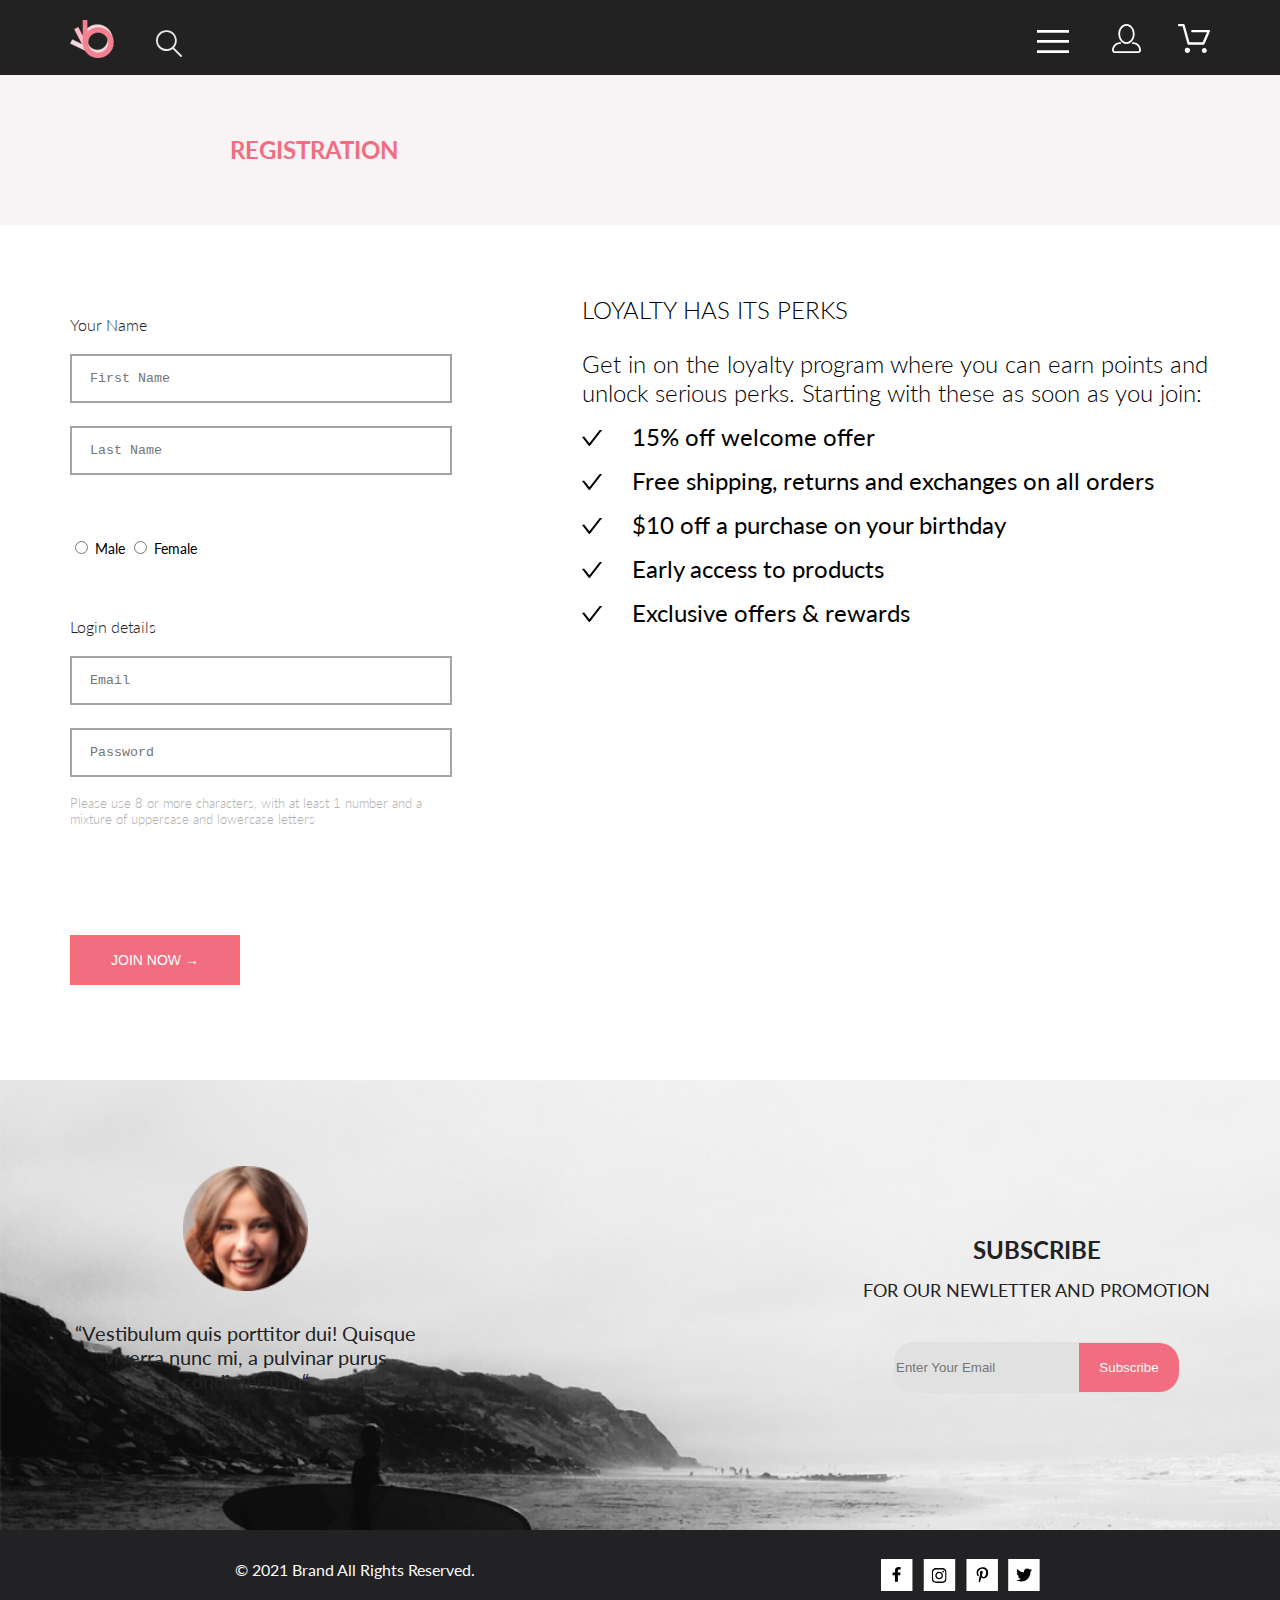
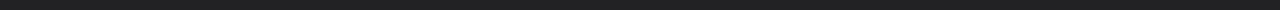
<file: registration.html>
<!DOCTYPE html>
<html lang="en">

<head>
    <meta charset="UTF-8">
    <meta http-equiv="X-UA-Compatible" content="IE=edge">
    <meta name="viewport" content="width=device-width, initial-scale=1.0">
    <title>Document</title>
    <link rel="stylesheet" href="./css/reset.css">
    <link rel="stylesheet" href="./css/style.css">
    <link rel="preconnect" href="https://fonts.googleapis.com">
    <link rel="preconnect" href="https://fonts.gstatic.com" crossorigin>
    <link href="https://fonts.googleapis.com/css2?family=Lato:ital,wght@0,400;0,700;0,900;1,400&display=swap" rel="stylesheet">
    <script src="https://code.jquery.com/jquery-3.6.0.min.js" integrity="sha256-/xUj+3OJU5yExlq6GSYGSHk7tPXikynS7ogEvDej/m4=" crossorigin="anonymous"></script>
    <script src="script/script.js"></script>
</head>

<body>
    <header class="header">
        <div class="header__wrp container">
            <div class="header__logo-form-wrp">
                <a class="header__logo" href="./index.html">
                    <img class="header__logo-img" src="./img/logo.svg" alt="logo">
                </a>
                <div class="header__search">
                    <form class="header__search-frm">
                        <input class="header__search-input" type="text" placeholder="Search...">
                        <button type="submit" class="header__search-btn"></button>
                    </form>
                </div>
            </div>
            <div>
                <button class="header__menu-btn">
                    <svg class="white-icon" width="32" height="23" viewBox="0 0 32 23"  xmlns="http://www.w3.org/2000/svg">
                        <path d="M0 23V20.31H32V23H0ZM0 12.76V10.07H32V12.76H0ZM0 2.69V0H32V2.69H0Z" />
                        </svg>
                    </button>
                <a class="header__link" href="#">
                    <svg class="white-icon" width="29" height="29" viewBox="0 0 29 29" xmlns="http://www.w3.org/2000/svg">
                        <path d="M14.5 19.937C19 19.937 22.656 15.464 22.656 9.968C22.656 4.472 19 0 14.5 0C13.3631 0.0217413 12.2463 0.303398 11.2351 0.823397C10.2239 1.34339 9.34507 2.08794 8.66602 3C7.12663 4.99573 6.30819 7.45381 6.34399 9.974C6.34399 15.465 10 19.937 14.5 19.937ZM14.5 1.813C18 1.813 20.844 5.472 20.844 9.969C20.844 14.466 17.998 18.125 14.5 18.125C11.002 18.125 8.15603 14.465 8.15503 9.969C8.15403 5.473 11 1.813 14.5 1.813ZM20.844 18.125C20.6036 18.125 20.373 18.2205 20.203 18.3905C20.033 18.5605 19.9375 18.7911 19.9375 19.0315C19.9375 19.2719 20.033 19.5025 20.203 19.6725C20.373 19.8425 20.6036 19.938 20.844 19.938C22.526 19.9399 24.1386 20.6088 25.3279 21.7982C26.5172 22.9875 27.1861 24.6 27.188 26.282C27.1875 26.5221 27.0918 26.7523 26.922 26.9221C26.7522 27.0918 26.5221 27.1875 26.282 27.188H2.71997C2.47985 27.1875 2.24975 27.0918 2.07996 26.9221C1.91016 26.7523 1.81449 26.5221 1.81396 26.282C1.81608 24.6001 2.48517 22.9877 3.67444 21.7985C4.86371 20.6092 6.47608 19.9401 8.15796 19.938C8.39824 19.938 8.62868 19.8425 8.79858 19.6726C8.96849 19.5027 9.06396 19.2723 9.06396 19.032C9.06396 18.7917 8.96849 18.5613 8.79858 18.3914C8.62868 18.2215 8.39824 18.126 8.15796 18.126C5.99541 18.1279 3.92201 18.9875 2.39258 20.5164C0.863144 22.0453 0.00264777 24.1185 0 26.281C0.000794067 27.0019 0.287502 27.693 0.797241 28.2027C1.30698 28.7125 1.99811 28.9992 2.71899 29H26.282C27.0027 28.9989 27.6936 28.7121 28.2031 28.2024C28.7126 27.6927 28.9992 27.0017 29 26.281C28.9974 24.1187 28.1372 22.0457 26.6083 20.5168C25.0793 18.9878 23.0063 18.1276 20.844 18.125Z"/>
                        </svg>
                </a>
                <a class="header__link" href="./cart.html">
                    <svg class="white-icon" width="32" height="29" viewBox="0 0 32 29" xmlns="http://www.w3.org/2000/svg">
                        <path d="M26.2009 29C25.5532 28.9738 24.9415 28.6948 24.4972 28.2227C24.0529 27.7506 23.8114 27.1232 23.8245 26.475C23.8376 25.8269 24.1043 25.2097 24.5673 24.7559C25.0303 24.3022 25.6527 24.048 26.301 24.048C26.9493 24.048 27.5717 24.3022 28.0347 24.7559C28.4977 25.2097 28.7644 25.8269 28.7775 26.475C28.7906 27.1232 28.549 27.7506 28.1047 28.2227C27.6604 28.6948 27.0488 28.9738 26.401 29H26.2009ZM6.75293 26.32C6.75293 25.79 6.91011 25.2718 7.20459 24.8311C7.49907 24.3904 7.91764 24.0469 8.40735 23.844C8.89705 23.6412 9.43594 23.5881 9.95581 23.6915C10.4757 23.7949 10.9532 24.0502 11.328 24.425C11.7028 24.7998 11.9581 25.2773 12.0615 25.7972C12.1649 26.317 12.1118 26.8559 11.9089 27.3456C11.7061 27.8353 11.3626 28.2539 10.9219 28.5483C10.4812 28.8428 9.96304 29 9.43298 29C9.08087 29.0003 8.73212 28.9311 8.40674 28.7966C8.08136 28.662 7.78569 28.4646 7.53662 28.2158C7.28755 27.9669 7.09001 27.6713 6.9552 27.3461C6.82039 27.0208 6.75098 26.6721 6.75098 26.32H6.75293ZM10.553 20.686C10.2935 20.6868 10.0409 20.6024 9.83411 20.4457C9.62727 20.2891 9.47758 20.0689 9.40796 19.819L4.57495 2.36401H1.18201C0.868521 2.36401 0.567859 2.23947 0.346191 2.01781C0.124523 1.79614 0 1.49549 0 1.18201C0 0.868519 0.124523 0.567873 0.346191 0.346205C0.567859 0.124537 0.868521 5.81268e-06 1.18201 5.81268e-06H5.46301C5.7225 -0.00080736 5.97504 0.0837201 6.18176 0.240568C6.38848 0.397416 6.53784 0.617884 6.60693 0.868006L11.4399 18.323H24.6179L29.001 8.27501H14.401C14.2428 8.27961 14.0854 8.25242 13.9379 8.19507C13.7904 8.13771 13.6559 8.05134 13.5424 7.94108C13.4288 7.83082 13.3386 7.69891 13.277 7.55315C13.2154 7.40739 13.1836 7.25075 13.1836 7.0925C13.1836 6.93426 13.2154 6.77762 13.277 6.63186C13.3386 6.4861 13.4288 6.35419 13.5424 6.24393C13.6559 6.13367 13.7904 6.0473 13.9379 5.98994C14.0854 5.93259 14.2428 5.90541 14.401 5.91001H30.814C31.0097 5.90996 31.2022 5.95866 31.3744 6.05172C31.5465 6.14478 31.6928 6.27926 31.7999 6.44301C31.9078 6.60729 31.9734 6.79569 31.9908 6.99145C32.0083 7.18721 31.9771 7.38424 31.9 7.565L26.495 19.977C26.4026 20.1876 26.251 20.3668 26.0585 20.4927C25.866 20.6186 25.641 20.6858 25.411 20.686H10.553Z"/>
                        </svg>
                </a>
            </div>
        </div>
        <nav class="header__nav">
            <button type="button" class="nav_btn"></button>
            <h2 class="header__nav-title">menu</h2>
            <ul class="header__nav-list">
                <li class="header__nav-item nav-sub-item li">
                    <a class="nav-title-item__link" href="#">MAN</a>
                    <ul class="nav-sub-item__list">
                        <li class="nav-sub-item__link">
                            <a class="sub-item__link" href="#">Accessories</a>
                        </li>
                        <li class="nav-sub-item__link">
                            <a class="sub-item__link" href="#">Bags</a>
                        </li>
                        <li class="nav-sub-item__link">
                            <a class="sub-item__link" href="#">Denim</a>
                        </li>
                        <li class="nav-sub-item__link">
                            <a class="sub-item__link" href="#">T-Shirts</a>
                        </li>
                    </ul>
                </li>
                <li>
                    <a class="nav-title-item__link" href="#">WOMAN</a>
                    <ul class="nav-sub-item__list">
                        <li class="nav-sub-item__link">
                            <a class="sub-item__link" href="#">Accessories</a>
                        </li>
                        <li class="nav-sub-item__link">
                            <a class="sub-item__link" href="#">Jackets & Coats</a>
                        </li>
                        <li class="nav-sub-item__link">
                            <a class="sub-item__link" href="#">Polos</a>
                        </li>
                        <li class="nav-sub-item__link">
                            <a class="sub-item__link" href="#">T-Shirts</a>
                        </li>
                        <li class="nav-sub-item__link">
                            <a class="sub-item__link" href="#">Shirts</a>
                        </li>
                    </ul>
                </li>
                <li>
                    <a class="nav-title-item__link" href="#">KIDS</a>
                    <ul class="nav-sub-item__list">
                        <li class="nav-sub-item__link">
                            <a class="sub-item__link" href="#">Accessories</a>
                        </li>
                        <li class="nav-sub-item__link">
                            <a class="sub-item__link" href="#">Jackets & Coats</a>
                        </li>
                        <li class="nav-sub-item__link">
                            <a class="sub-item__link" href="#">Polos</a>
                        </li>
                        <li class="nav-sub-item__link">
                            <a class="sub-item__link" href="#">T-Shirts</a>
                        </li>
                        <li class="nav-sub-item__link">
                            <a class="sub-item__link" href="#">Shirts</a>
                        </li>
                        <li class="nav-sub-item__link">
                            <a class="sub-item__link" href="#">Bags</a>
                        </li>
                    </ul>
                </li>
            </ul>
        </nav>
    </header>
    <main>
        <section class="section__wrp">
            <h2 class="section__title">registration</h2>
        </section>
        <section class="reg__section container">
            <div class="reg__form">
                <h3 class="reg__title">Your Name</h3>
                <div class="reg__textarea form__group field__textarea">
                    <label for="textarea" class="textarea-label"></label>
                    <textarea class="form-control" name="text_name" id="text_name" placeholder="First Name"></textarea>
                </div>
                <div class="reg__textarea form__group field__textarea">
                    <label for="textarea" class="textarea-label"></label>
                    <textarea class="form-control" name="text_lastname" id="text_lastname" placeholder="Last Name"></textarea>
                </div>
                <div class="radio__group form__group field__radio-group-main">
                    <label for="radio__group-main" class="radio__group-label"></label>
                    <div class="radio__group">
                        <div class="radio__inline">
                            <input name="radio__group-main" type="radio">
                            <label for="radio__group-main-0">Male</label>
                        </div>
                        <div class="radio__inline">
                            <input name="radio__group-main" type="radio">
                            <label for="radio__group-main-1">Female</label>
                        </div>
                    </div>
                </div>
                <h3 class="reg__title">Login details</h3>
                <div class="reg__textarea form__group field__textarea">
                    <label for="textarea" class="textarea-label"></label>
                    <textarea class="form-control" name="text_name" id="text_name" placeholder="Email"></textarea>
                </div>
                <div class="reg__textarea form__group field__textarea">
                    <label for="textarea" class="textarea-label"></label>
                    <textarea class="form-control" name="text_lastname" id="text_lastname" placeholder="Password"></textarea>
                    <p class="reg__descr">Please use 8 or more characters, with at least 1 number and a mixture of uppercase and lowercase letters</p>
                    <button class="join__btn">join now</button>
                </div>
            </div>
            <div class="reg_benefits">
                <h3 class="reg__benefits-title">LOYALTY HAS ITS PERKS</h3>
                <p class="reg__benefits-subtitle">Get in on the loyalty program where you can earn points and unlock serious perks. Starting with these as soon as you join:</p>
                <p class="reg__benefits-descr">15% off welcome offer
                </p>
                <p class="reg__benefits-descr">Free shipping, returns and exchanges on all orders
                </p>
                <p class="reg__benefits-descr">$10 off a purchase on your birthday
                </p>
                <p class="reg__benefits-descr">Early access to products
                </p>
                <p class="reg__benefits-descr">Exclusive offers & rewards
                </p>
            </div>
        </section>
    </main>
    <footer class="footer">
        <div class="footer__wrp container">
            <div class="footer__user">
                <img class="footer__user-img" src="./img/womanround.png" alt="womanround">
                <blockquote class="footer__user-quote">“Vestibulum quis porttitor dui! Quisque viverra nunc mi, a pulvinar purus condimentum“</blockquote>
            </div>
            <div class="footer__holder">
                <h2 class="footer__wrp-title">subscribe</h2>
                <p class="footer__wrp-text">for our newletter and promotion</p>
                <div>
                    <form class="footer__form" action="#">
                        <input class="footer__input" type="text" placeholder="Enter Your Email">
                        <button class="footer__btn" type="submit">Subscribe</button>
                    </form>
                </div>
            </div>
        </div>
        <div class="footer__socials">
            <p class="footer__socials-title">© 2021 Brand All Rights Reserved.</p>
            <ul class="footer__socials-list">
                <li class="footer__socials-item">
                    <a class="icon__link" href="#"><svg class="subscribe-icon" width="32" height="32" viewBox="0 0 32 32" xmlns="http://www.w3.org/2000/svg">
                        <path d="M31.4506 0H0V32H31.4506V0Z"/>
                        <path class="subscribe-icon__path" d="M19.0884 16.28L19.5069 13.616H16.8902V11.8873C16.8902 11.1585 17.2557 10.4481 18.4277 10.4481H19.6172V8.17997C19.6172 8.17997 18.5377 8 17.5056 8C15.3507 8 13.9422 9.27593 13.9422 11.5857V13.616H11.5469V16.28H13.9422V22.72H16.8902V16.28H19.0884Z"/>
                        </svg>
                        </a>
                </li>
                <li class="footer__socials-item">
                    <a class="icon__link" href="#"><svg class="subscribe-icon" width="33" height="32" viewBox="0 0 33 32" xmlns="http://www.w3.org/2000/svg">
                        <path d="M32.1889 0H0.738281V32H32.1889V0Z"/>
                        <g clip-path="url(#clip0_128_232)">
                        <path class="subscribe-icon__path" d="M16.139 12.6816C14.0238 12.6816 12.3177 14.3849 12.3177 16.4966C12.3177 18.6083 14.0238 20.3117 16.139 20.3117C18.2541 20.3117 19.9602 18.6083 19.9602 16.4966C19.9602 14.3849 18.2541 12.6816 16.139 12.6816ZM16.139 18.9769C14.7721 18.9769 13.6547 17.8646 13.6547 16.4966C13.6547 15.1287 14.7688 14.0164 16.139 14.0164C17.5092 14.0164 18.6233 15.1287 18.6233 16.4966C18.6233 17.8646 17.5058 18.9769 16.139 18.9769ZM21.0078 12.5255C21.0078 13.0203 20.6087 13.4154 20.1165 13.4154C19.621 13.4154 19.2252 13.0169 19.2252 12.5255C19.2252 12.0341 19.6243 11.6357 20.1165 11.6357C20.6087 11.6357 21.0078 12.0341 21.0078 12.5255ZM23.5386 13.4287C23.4821 12.2367 23.2094 11.1808 22.3347 10.3109C21.4634 9.44097 20.4058 9.1687 19.2119 9.10894C17.9814 9.03921 14.2932 9.03921 13.0627 9.10894C11.8721 9.16538 10.8145 9.43765 9.93987 10.3076C9.06522 11.1775 8.79584 12.2333 8.73597 13.4253C8.66613 14.6539 8.66613 18.3361 8.73597 19.5646C8.79251 20.7566 9.06522 21.8124 9.93987 22.6824C10.8145 23.5523 11.8688 23.8246 13.0627 23.8843C14.2932 23.9541 17.9814 23.9541 19.2119 23.8843C20.4058 23.8279 21.4634 23.5556 22.3347 22.6824C23.2061 21.8124 23.4788 20.7566 23.5386 19.5646C23.6085 18.3361 23.6085 14.6572 23.5386 13.4287ZM21.949 20.8828C21.6895 21.5335 21.1874 22.0349 20.5322 22.2972C19.5511 22.6857 17.2231 22.596 16.139 22.596C15.0548 22.596 12.7235 22.6824 11.7457 22.2972C11.0939 22.0382 10.5917 21.5369 10.329 20.8828C9.93987 19.9033 10.0297 17.5791 10.0297 16.4966C10.0297 15.4142 9.9432 13.0867 10.329 12.1105C10.5884 11.4597 11.0906 10.9583 11.7457 10.696C12.7268 10.3076 15.0548 10.3972 16.139 10.3972C17.2231 10.3972 19.5545 10.3109 20.5322 10.696C21.184 10.955 21.6862 11.4564 21.949 12.1105C22.3381 13.09 22.2483 15.4142 22.2483 16.4966C22.2483 17.5791 22.3381 19.9066 21.949 20.8828Z"/>
                        </g>
                        <defs>
                        <clipPath id="clip0_128_232">
                        <rect width="14.8991" height="17" fill="white" transform="translate(8.68555 8)"/>
                        </clipPath>
                        </defs>
                        </svg>
                        </a>
                </li>
                <li class="footer__socials-item">
                    <a class="icon__link" href="#"><svg class="subscribe-icon" width="32" height="32" viewBox="0 0 32 32" xmlns="http://www.w3.org/2000/svg">
                        <path d="M31.9252 0H0.474609V32H31.9252V0Z"/>
                        <g clip-path="url(#clip0_128_240)">
                        <path class="subscribe-icon__path" d="M16.7403 8.20312C13.5556 8.20312 10.4082 10.3406 10.4082 13.8C10.4082 16 11.6374 17.25 12.3823 17.25C12.6896 17.25 12.8666 16.3875 12.8666 16.1438C12.8666 15.8531 12.1309 15.2344 12.1309 14.025C12.1309 11.5125 14.0305 9.73125 16.4889 9.73125C18.6027 9.73125 20.1671 10.9406 20.1671 13.1625C20.1671 14.8219 19.506 17.9344 17.3642 17.9344C16.5913 17.9344 15.9302 17.3719 15.9302 16.5656C15.9302 15.3844 16.7496 14.2406 16.7496 13.0219C16.7496 10.9531 13.835 11.3281 13.835 13.8281C13.835 14.3531 13.9002 14.9344 14.133 15.4125C13.7046 17.2688 12.8293 20.0344 12.8293 21.9469C12.8293 22.5375 12.9131 23.1188 12.969 23.7094C13.0745 23.8281 13.0218 23.8156 13.1832 23.7563C14.7476 21.6 14.6917 21.1781 15.3994 18.3562C15.7812 19.0875 16.7683 19.4812 17.5505 19.4812C20.8469 19.4812 22.3275 16.2469 22.3275 13.3313C22.3275 10.2281 19.6643 8.20312 16.7403 8.20312Z"/>
                        </g>
                        <defs>
                        <clipPath id="clip0_128_240">
                        <rect width="11.9193" height="16" fill="white" transform="translate(10.4082 8)"/>
                        </clipPath>
                        </defs>
                        </svg></a>
                </li>
                <li class="footer__socials-item">
                    <a class="icon__link" href="#"><svg class="subscribe-icon" width="32" height="32" viewBox="0 0 32 32" xmlns="http://www.w3.org/2000/svg">
                        <path d="M31.6635 0H0.212891V32H31.6635V0Z"/>
                        <g clip-path="url(#clip0_128_236)">
                        <path class="subscribe-icon__path" d="M22.417 12.7405C22.427 12.8826 22.427 13.0248 22.427 13.1669C22.427 17.5019 19.1498 22.4969 13.1599 22.4969C11.3145 22.4969 9.60022 21.9588 8.1582 21.0248C8.4204 21.0552 8.67247 21.0654 8.94475 21.0654C10.4674 21.0654 11.8691 20.5476 12.9884 19.6644C11.5565 19.6339 10.3565 18.6898 9.94305 17.3903C10.1447 17.4207 10.3464 17.441 10.5582 17.441C10.8506 17.441 11.1431 17.4004 11.4153 17.3294C9.92291 17.0248 8.80355 15.705 8.80355 14.1111V14.0705C9.23715 14.3141 9.74139 14.4664 10.2758 14.4867C9.39849 13.8979 8.82373 12.8928 8.82373 11.7557C8.82373 11.1466 8.98504 10.5882 9.26741 10.1009C10.8708 12.0908 13.2809 13.3902 15.9833 13.5324C15.9329 13.2887 15.9027 13.035 15.9027 12.7811C15.9027 10.974 17.3548 9.50195 19.1598 9.50195C20.0976 9.50195 20.9446 9.89789 21.5396 10.5375C22.2757 10.3954 22.9816 10.1212 23.6068 9.74561C23.3648 10.507 22.8505 11.1466 22.1749 11.5527C22.8304 11.4817 23.4657 11.2989 24.0505 11.0451C23.6069 11.6948 23.0522 12.2735 22.417 12.7405Z"/>
                        </g>
                        <defs>
                        <clipPath id="clip0_128_236">
                        <rect width="15.8924" height="16" transform="translate(8.1582 8)"/>
                        </clipPath>
                        </defs>
                        </svg></a>
                </li>
            </ul>
        </div>
    </footer>
</body>

</html>
</file>
<file: css/style.css>
@charset "UTF-8";
         :root {
            --black: #222222;
            --pink-bkg: #F1E4E6;
            --pink-color: #F09BA7;
        }
        
        body {
            font-family: 'Lato';
            font-style: normal;
            font-size: 14px;
            line-height: 16px;
        }
        
        .container {
            width: 1140px;
            margin: 0 auto;
        }
        
        .visually-hidden {
            position: absolute;
            white-space: nowrap;
            width: 1px;
            height: 1px;
            overflow: hidden;
            border: 0;
            padding: 0;
            clip: rect(0 0 0 0);
            clip-path: inset(50%);
            margin: -1px;
        }
        
        .header {
            background-color: var(--black);
            min-height: 75px;
        }
        
        .header__nav {
            display: none;
            background: white;
            margin-top: 15px;
            padding-left: 34px;
            width: 232px;
            max-width: 100%;
            height: 764px;
            max-height: 100%;
            position: absolute;
            right: 0px;
            box-shadow: -6px 7px 12px 4px rgba(34, 60, 80, 0.2);
            z-index: 999;
        }
        
        .header__logo-img:hover {
            opacity: 0.7;
        }
        
        .header__logo-img:active {
            transform: scale(1.1);
        }
        
        .header__link {
            text-decoration: none;
            margin: 0 0 0 33px;
        }
        
        .header__link:hover .white-icon {
            fill: #F16D7F;
        }
        
        .header__link:active .white-icon {
            fill: white;
            transform: scale(1.1);
        }
        
        .header__wrp {
            display: flex;
            justify-content: space-between;
            align-items: center;
            padding-top: 20px;
        }
        
        .header__logo-form-wrp {
            display: flex;
        }
        
        .header__search {
            padding-top: 10px;
            margin: 0 0 0 41px;
        }
        
        .header__menu-btn {
            border: none;
            background-color: transparent;
            cursor: pointer;
        }
        
        .header__menu-btn:hover .white-icon,
        .header__menu-btn:focus .white-icon {
            fill: #F16D7F;
        }
        
        .header__menu-btn:active {
            outline: 1px solid white;
        }
        
        .header__search-frm {
            position: relative;
        }
        
        .header__search-input {
            height: 35px;
            width: 0;
            padding: 0 12px 0 35px;
            border: none;
            border-bottom: 2px solid transparent;
            outline: none;
            background: transparent;
            transition: 0.3s cubic-bezier(0, 0.8, 0, 1);
            position: absolute;
            z-index: 2;
            cursor: pointer;
        }
        
        .header__search-input:focus {
            width: 300px;
            z-index: 1;
            border-bottom: 2px solid #F9F0DA;
            color: #F16D7F;
        }
        
        .header__search-btn {
            background: no-repeat url(../img/loup.svg);
            border: none;
            height: 32px;
            width: 32px;
            position: absolute;
            top: 0;
        }
        
        .header__search-btn:focus-within {
            display: none;
        }
        
        .header__search-btn:before {
            content: "";
            font-size: 24px;
            color: white;
        }
        
        .white-icon {
            fill: white;
        }
        
        .nav-title-item__link {
            text-decoration: none;
            font-size: 14px;
            line-height: 17px;
            color: #F16D7F;
        }
        
        .nav-title-item__link:hover {
            color: var(--black);
        }
        
        .nav-title-item__link:active {
            opacity: 0.7;
        }
        
        .nav-title-item__link:focus {
            color: #F16D7F;
            opacity: 0.5;
        }
        
        .nav_btn {
            margin: 16px 0px 8px 203px;
            width: 12px;
            height: 12px;
            background: url(../img/menu-close.png);
            border: none;
            cursor: pointer;
        }
        
        .header__nav-title {
            text-transform: uppercase;
            font-size: 14px;
            line-height: 17px;
            color: #000000;
        }
        
        .header__nav-list {
            display: flex;
            flex-direction: column;
        }
        
        .header__nav-item {
            margin-top: 24px;
        }
        
        .nav-sub-item__list {
            display: flex;
            flex-direction: column;
            margin-left: 20px;
            align-items: left;
        }
        
        .nav-sub-item__link {
            padding-top: 10px;
            padding-bottom: 10px;
        }
        
        .sub-item__link {
            text-decoration: none;
            font-size: 14px;
            line-height: 17px;
            color: #6F6E6E;
            padding-top: 20px;
        }
        
        .sub-item__link:hover {
            color: var(--pink-color);
        }
        
        .sub-item__link:active {
            opacity: 0.7;
        }
        
        .sub-item__link:focus {
            opacity: 0.5;
            color: var(--black);
        }
        
        .brand {
            background: var(--pink-bkg);
            display: flex;
            margin: 0 0 63px;
        }
        
        .brand__title-wrp {
            flex-grow: 1;
            background-color: var(--pink-bkg);
            display: flex;
            align-items: center;
            padding: 0 0 0 92px;
        }
        
        .brand__title {
            border-left: 12px solid #F16D7F;
            font-size: 48px;
            font-weight: 900;
            line-height: 58px;
            text-transform: uppercase;
        }
        
        .brand__subtitle {
            font-size: 32px;
            font-style: normal;
            font-weight: 700;
            line-height: 38px;
            display: block;
        }
        
        .brand__subtitle-pink {
            color: var(--pink-color);
        }
        
        .sales__list {
            display: flex;
            justify-content: space-between;
            flex-wrap: wrap;
        }
        
        .sales__item {
            width: 360px;
            min-height: 260px;
            display: flex;
            align-items: center;
            justify-content: center;
            border: 1px solid;
            flex-direction: column;
            position: relative;
        }
        
        .sales__item::before {
            content: "";
            position: absolute;
            top: 0;
            bottom: 0;
            right: 0;
            left: 0;
            background-color: rgba(33, 22, 22, 0.7);
            z-index: 2;
        }
        
        .sales__item--woman {
            background-image: url(../img/woman_sales.png);
        }
        
        .sales__item-text {
            z-index: 3;
            font-size: 18px;
            line-height: 26px;
            text-align: center;
            color: #FFFFFF;
            text-transform: uppercase;
        }
        
        .sales__item-title {
            z-index: 3;
            font-size: 24px;
            line-height: 22px;
            text-align: center;
            color: #F16D7F;
            text-transform: uppercase;
        }
        
        .sales__item--man {
            background-image: url(../img/man_sales.png);
        }
        
        .sales__item--kids {
            background-image: url(../img/kids_sales.png);
        }
        
        .sales__item--accesories {
            background-image: url(../img/accesories_sales.png);
            width: 100%;
            min-height: 180px;
            margin-top: 30px;
        }
        
        .products {
            text-align: center;
            margin-top: 96px;
        }
        
        .products__title {
            font-size: 30px;
            line-height: 36px;
            color: #222222;
        }
        
        .products__subtitle {
            font-size: 14px;
            line-height: 17px;
            color: #9F9F9F;
        }
        
        .products__list {
            display: flex;
            justify-content: space-between;
            flex-wrap: wrap;
            margin-top: 48px;
        }
        
        .products__item {
            width: 360px;
            min-height: 500px;
            display: flex;
            justify-content: center;
            flex-direction: column;
            background: #F8F8F8;
            margin: 30px 0px 48px 0px;
            position: relative;
            z-index: 1;
        }
        
        .products__item:hover .product__item-btn {
            display: block;
        }
        
        .products__item:active .product__item-btn {
            background-color: #F16D7F;
            opacity: 0.7;
            display: block;
        }
        
        .products__item:focus .product__item-btn {
            opacity: 0.5;
            display: block;
        }
        
        .product__item-btn {
            display: none;
            border: none;
            position: absolute;
            top: 0px;
            width: 360px;
            height: 420px;
            background: url(../img/add_to_card.png);
            z-index: 999;
            cursor: pointer;
        }
        
        .products__item-title {
            font-size: 13px;
            line-height: 16px;
            color: #000000;
            text-transform: uppercase;
            text-align: left;
            padding: 20px 0px 0px 18px;
        }
        
        .products__item-text {
            width: 300px;
            font-weight: 300;
            font-size: 14px;
            line-height: 17px;
            color: #5D5D5D;
            opacity: 0.7;
            text-align: left;
            padding: 10px 0px 0px 18px;
        }
        
        .products__item-price {
            font-size: 16px;
            line-height: 19px;
            color: #F16D7F;
            text-align: left;
            padding: 10px 0px 20px 18px;
        }
        
        .product__browse {
            background: none;
            color: #FF6A6A;
            border: 2px solid #FF6A6A;
            text-decoration: none;
            margin-top: 48px;
            padding: 14px 38px;
            cursor: pointer;
        }
        
        .product__browse:hover {
            color: white;
            background: #FF6A6A;
        }
        
        .product__browse:active {
            transform: scale(1.1);
        }
        
        .product__browse:focus {
            opacity: 0.7;
        }
        
        .benefits {
            min-height: 341px;
            width: 100%;
            background: #222224;
            background-size: cover;
            text-align: center;
            margin-top: 95px;
        }
        
        .benefits__list {
            display: flex;
            justify-content: space-between;
            flex-direction: row;
            width: 1140px;
            align-items: center;
            padding-top: 104px;
        }
        
        .benefits__item {
            display: flex;
            flex-direction: column;
            justify-content: center;
            align-items: center;
        }
        
        .benefits__item-img1 {
            width: 44px;
            height: 31px;
        }
        
        .benefits__item-img2 {
            width: 39px;
            height: 39px;
        }
        
        .benefits__item-img3 {
            width: 47px;
            height: 34px;
        }
        
        .benefits__item-title {
            font-weight: normal;
            font-size: 20px;
            line-height: 24px;
            color: #FBFBFB;
            padding-top: 20px;
        }
        
        .benefits__item-description {
            width: 300px;
            text-align: center;
            font-weight: normal;
            font-size: 13px;
            line-height: 17px;
            text-align: center;
            color: #FBFBFB;
            opacity: 0.6;
            padding-top: 16px;
        }
        
        .footer {
            position: relative;
            min-height: 530px;
            background-image: url(../img/footer_back.png);
            background-size: cover;
            z-index: 2;
        }
        
        .footer__wrp {
            display: flex;
            justify-content: space-between;
            flex-direction: row;
        }
        
        .footer__user {
            display: flex;
            flex-direction: column;
            justify-content: center;
            align-content: center;
            align-items: center;
            margin-top: 85px;
        }
        
        .footer__user-img {
            height: 125px;
            width: 125px;
        }
        
        .footer__user-quote {
            width: 350px;
            font-style: normal;
            font-weight: normal;
            font-size: 20px;
            line-height: 24px;
            text-align: center;
            color: #222224;
            margin-top: 30px;
        }
        
        .footer__holder {
            display: flex;
            flex-direction: column;
            justify-content: center;
            align-content: center;
            align-items: center;
            margin-top: 150px;
        }
        
        .footer__wrp-title {
            text-transform: uppercase;
            font-style: normal;
            font-weight: bold;
            font-size: 24px;
            line-height: 40px;
            text-align: center;
            color: #222224;
        }
        
        .footer__wrp-text {
            text-transform: uppercase;
            font-style: normal;
            font-size: 18px;
            line-height: 40px;
            text-align: center;
            color: #222224;
        }
        
        .footer__form {
            background: #E1E1E1;
            height: 51px;
            border: 2px hidden;
            border-top-left-radius: 20px;
            border-top-right-radius: 20px;
            border-bottom-left-radius: 20px;
            border-bottom-right-radius: 20px;
            margin-top: 32px;
        }
        
        .footer__btn {
            background: #F16D7F;
            color: #FBFBFB;
            width: 100px;
            height: 49px;
            border: 2px hidden;
            border-top-left-radius: 0px;
            border-top-right-radius: 20px;
            border-bottom-left-radius: 0px;
            border-bottom-right-radius: 20px;
            cursor: pointer;
        }
        
        .footer__btn:hover {
            color: var(--black);
        }
        
        .footer__input {
            background: #E1E1E1;
            height: 49px;
            border: 2px hidden;
            border-top-left-radius: 20px;
            border-top-right-radius: 0px;
            border-bottom-left-radius: 20px;
            border-bottom-right-radius: 0px;
            outline: 0;
        }
        
        .footer__input:focus {
            border: 2px solid black;
        }
        
        .footer__socials {
            display: flex;
            justify-content: space-between;
            background: #222224;
            position: absolute;
            bottom: 0;
            min-height: 80px;
            width: 100%;
        }
        
        .footer__socials-title {
            font-style: normal;
            font-weight: normal;
            font-size: 16px;
            line-height: 19px;
            color: #FBFBFB;
            padding: 30px 0px 0px 235px;
        }
        
        .footer__socials-list {
            display: flex;
            flex-direction: row;
            padding: 24px 235px 0px 0px;
        }
        
        .footer__socials-item {
            padding: 5px;
        }
        
        .subscribe-icon {
            fill: white;
        }
        
        .subscribe-icon__path {
            fill: black;
        }
        
        .icon__link:hover .subscribe-icon {
            fill: #F16D7F;
        }
        
        .icon__link:hover .subscribe-icon__path {
            fill: white;
        }
        
        .icon__link:focus .subscribe-icon {
            fill: #F16D7F;
        }
        
        .icon__link:focus .subscribe-icon__path {
            fill: white;
        }
        
        .icon__link:active .subscribe-icon {
            fill: #F16D7F;
        }
        
        .icon__link:active .subscribe-icon__path {
            fill: white;
        }
        
        .icon__link {
            text-decoration: none;
        }
        
        .section__wrp {
            background: #F8F3F4;
            height: 150px;
        }
        
        .section__title {
            padding: 60px 0px 0px 230px;
            text-transform: uppercase;
            font-size: 24px;
            line-height: 29px;
            color: #F16D7F;
        }
        
        .reg__section {
            display: flex;
            justify-content: space-between;
        }
        
        .reg__form {
            margin-top: 90px;
            display: flex;
            flex-direction: column;
        }
        
        .reg__title {
            font-weight: 300;
            font-size: 16px;
            line-height: 19px;
            color: #222222;
        }
        
        .form-control {
            border: 2px solid #A4A4A4;
            padding: 15px 0px 0px 18px;
            margin-top: 20px;
            resize: none;
            width: 360px;
            max-width: 100%;
            height: 30px;
            max-height: 100%;
        }
        
        .radio__group {
            margin: 30px 0px 30px 0px;
        }
        
        .radio__inline {
            display: inline;
        }
        
        .reg__descr {
            padding: 15px 0px 30px 0px;
            margin-bottom: 30px;
            width: 360px;
            font-weight: 300;
            font-size: 13px;
            line-height: 16px;
            color: #B1B1B1;
        }
        
        .join__btn {
            width: 170px;
            height: 50px;
            background: #F16D7F;
            font-size: 14px;
            text-transform: uppercase;
            line-height: 17px;
            color: #FFFFFF;
            border: 2px solid #FF6A6A;
            text-decoration: none;
            margin-top: 48px;
            margin-bottom: 95px;
            padding: 14px 38px;
            cursor: pointer;
        }
        
        .join__btn:hover {
            transform: scale(1.1);
        }
        
        .join__btn:active {
            opacity: 0.7;
        }
        
        .join__btn::after {
            content: " →";
        }
        
        .reg_benefits {
            margin-top: 70px;
            margin-left: 130px;
        }
        
        .reg__benefits-title {
            font-weight: 300;
            font-size: 24px;
            line-height: 29px;
            color: #000000;
        }
        
        .reg__benefits-subtitle {
            padding-top: 25px;
            font-weight: 300;
            font-size: 24px;
            line-height: 29px;
            color: #000000;
        }
        
        .reg__benefits-descr {
            width: 600px;
            max-width: 100%;
            text-align: left;
            padding-top: 15px;
            font-style: normal;
            font-size: 24px;
            line-height: 29px;
            color: #000000;
        }
        
        .reg__benefits-descr::before {
            content: url(../img/tick.svg);
            padding-right: 30px;
        }
        /*styles for cart.html*/
        
        .cart_back {
            background: #F8F3F4;
            height: 148px;
            display: flex;
            align-items: center;
        }
        
        .cart_title {
            font-size: 24px;
            line-height: 29px;
            color: #F16D7F;
        }
        
        .carts {
            display: -webkit-box;
            display: -ms-flexbox;
            display: flex;
            justify-content: space-between;
            padding-top: 96px;
            padding-bottom: 88px;
        }
        
        .item__cart {
            display: -webkit-box;
            display: -ms-flexbox;
            display: flex;
            box-shadow: 17px 19px 24px rgba(0, 0, 0, 0.13);
            margin-bottom: 40px;
            width: 652px;
        }
        
        .item__cart-info {
            padding: 30px;
        }
        
        .carts__buttons {
            display: -webkit-box;
            display: -ms-flexbox;
            display: flex;
            justify-content: space-between;
        }
        
        .cart__btn {
            font-weight: 300;
            font-size: 14px;
            line-height: 17px;
            color: #000000;
            border: 1px solid #A4A4A4;
            padding: 16px 39px;
            background: none;
            cursor: pointer;
        }
        
        .cart__btn:hover {
            transform: scale(1.1);
        }
        
        .cart__btn:active {
            background: #F16D7F;
        }
        
        .cart-title {
            width: 265px;
            font-size: 24px;
            line-height: 29px;
            color: #222222;
            padding-bottom: 40px;
        }
        
        .cart-text {
            padding-top: 10px;
            color: #575757;
        }
        
        .text-dollar {
            color: #F16D7F;
        }
        
        fieldset {
            border: none;
        }
        
        .shopping__form-title {
            font-weight: 300;
            font-size: 16px;
            line-height: 19px;
            color: #222222;
            margin-bottom: 20px;
        }
        
        .shopping__input {
            width: 369px;
            border: 1px solid #A4A4A4;
            height: 45px;
            margin-bottom: 20px;
            padding-left: 17px;
            box-sizing: border-box;
            font-weight: 300;
            font-size: 13px;
            line-height: 16px;
            color: #222222;
        }
        
        .proceed__form {
            background: #F5F3F3;
            padding-top: 39px;
            padding-left: 43px;
            padding-right: 43px;
            padding-bottom: 42px;
            margin-top: 37px;
        }
        
        .sub-price {
            font-size: 11px;
            line-height: 13px;
            color: #4A4A4A;
            text-align: right;
            margin-bottom: 12px;
        }
        
        .grand-price {
            font-weight: 300;
            font-size: 16px;
            line-height: 19px;
            color: #222222;
            text-align: right;
            margin-bottom: 21px;
        }
        
        .proceed__form-hr {
            background: #E2E2E2;
            margin-bottom: 17px;
        }
        
        .proceed__form-btn {
            font-weight: 300;
            font-size: 16px;
            line-height: 19px;
            color: #FFFFFF;
            padding: 15px 42px;
            border: none;
            background: #F16D7F;
            cursor: pointer;
        }
        
        .proceed__form-btn:hover {
            transform: scale(1.1);
        }
        
        .proceed__form-btn:active {
            opacity: 0.7;
        }
        
        #quote {
            width: 125px;
            padding-right: 17px;
        }
        /* Product.html styles*/
        
        .product__back {
            background: #F8F3F4;
            height: 148px;
            display: flex;
            flex-direction: row;
            align-items: center;
        }
        
        .product__title {
            font-size: 24px;
            line-height: 29px;
            color: #F16D7F;
            padding-left: 400px;
        }
        
        .product__list-wrp {
            margin-right: 330px;
        }
        
        .product__cheklist {
            width: 220px;
            display: flex;
            flex-direction: row;
        }
        
        .product__cheklist-item::after {
            content: "  /";
        }
        
        .product__cheklist-itemtogle {
            content: none;
        }
        
        .product__cheklist-link:hover {
            font-weight: bold;
            color: #F16D7F;
        }
        
        .product__cheklist-link {
            font-weight: 300;
            font-size: 14px;
            line-height: 17px;
            color: #636363;
            text-decoration: none;
        }
        
        .product__card-back {
            background: #F7F7F7;
            height: 777px;
            display: flex;
            flex-direction: row;
            align-items: center;
        }
        
        .product__scroll {
            position: absolute;
            left: 32%;
        }
        
        .product__scroll-btn1 {
            position: absolute;
            right: 97%;
            height: 47px;
            width: 47px;
            border: none;
            background-color: rgba(42, 42, 42, 0.15);
            cursor: pointer;
        }
        
        .product__scroll-btn2 {
            position: absolute;
            left: 97%;
            height: 47px;
            width: 47px;
            border: none;
            background-color: rgba(42, 42, 42, 0.15);
            cursor: pointer;
        }
        
        .fa-angle-right {
            font-size: 35px;
        }
        
        .fa-angle-left {
            font-size: 35px;
        }
        
        .fa-angle-left:hover,
        .fa-angle-right:hover {
            color: #F16D7F;
        }
        
        .product__description {
            height: 1350px;
        }
        
        .product__description-card {
            position: absolute;
            background-color: #FFFFFF;
            left: 14.38%;
            right: 14.31%;
            top: 950px;
            bottom: -600px;
            border: 1px solid #F7F7F7;
            width: 1141;
            height: 601;
        }
        
        .description__card {
            display: flex;
            flex-direction: column;
            align-items: center;
            padding-top: 65px;
        }
        
        .description__card-title {
            font-weight: 300;
            font-size: 14px;
            line-height: 17px;
            color: #F16D7F;
        }
        
        .band__card {
            padding-top: 12px;
        }
        
        .subtitle__card {
            padding-top: 12px;
            font-weight: 300;
            font-size: 18px;
            line-height: 22px;
            color: #4D4D4D;
        }
        
        .text__card {
            padding-top: 48px;
            width: 556px;
            font-weight: 300;
            font-size: 14px;
            line-height: 17px;
            text-align: center;
            color: #5E5E5E;
        }
        
        .price__card {
            padding-top: 32px;
            font-weight: 300;
            font-size: 24px;
            line-height: 29px;
            color: #EF5B70;
        }
        
        .card__line {
            opacity: 0.5;
            margin-top: 65px;
            width: 650px;
        }
        
        .options__button1 {
            background-color: #FFFFFF;
            position: absolute;
            left: 720px;
            top: 1357.54px;
            border: none;
            color: #6F6E6E;
            cursor: pointer;
        }
        
        .options__button2 {
            background-color: #FFFFFF;
            position: absolute;
            left: 873px;
            top: 1357.54px;
            border: none;
            color: #6F6E6E;
            cursor: pointer;
        }
        
        .options__button3 {
            background-color: #FFFFFF;
            position: absolute;
            left: 1005px;
            top: 1357.54px;
            border: none;
            color: #6F6E6E;
            cursor: pointer;
        }
        
        .opt_btn:hover {
            color: black;
        }
        
        .opt_btn:active {
            transform: scale(1.1);
        }
        
        .opt_btn:focus {
            opacity: 0.7;
        }
        
        .nav__option-color {
            display: none;
            background: white;
            margin-top: 25px;
            width: 130px;
            max-width: 100%;
            height: 264px;
            max-height: 100%;
            position: absolute;
            left: 720px;
            top: 1357.54px;
            box-shadow: -6px 7px 12px 4px rgba(34, 60, 80, 0.2);
            z-index: 999;
        }
        
        .nav__option-size {
            display: none;
            background: white;
            margin-top: 25px;
            width: 110px;
            max-width: 100%;
            height: 264px;
            max-height: 100%;
            position: absolute;
            left: 875px;
            top: 1357.54px;
            box-shadow: -6px 7px 12px 4px rgba(34, 60, 80, 0.2);
            z-index: 999;
        }
        
        .nav__option-quant {
            display: none;
            background: white;
            margin-top: 25px;
            width: 140px;
            max-width: 100%;
            height: 264px;
            max-height: 100%;
            position: absolute;
            left: 1010px;
            top: 1357.54px;
            box-shadow: -6px 7px 12px 4px rgba(34, 60, 80, 0.2);
            z-index: 999;
        }
        
        .nav__option-list {
            display: flex;
            flex-direction: column;
            margin-left: 20px;
            align-items: left;
        }
        
        .nav-option-item__link {
            padding-top: 10px;
            padding-bottom: 10px;
        }
        
        .option-item__link {
            text-decoration: none;
            font-size: 14px;
            line-height: 17px;
            color: #6F6E6E;
            padding-top: 20px;
        }
        
        .sub-item__link:hover {
            color: var(--pink-color);
        }
        
        .sub-item__link:active {
            opacity: 0.7;
        }
        
        .sub-item__link:focus {
            opacity: 0.5;
            color: var(--black);
        }
        
        .description__options-btn {
            display: flex;
            flex-direction: row;
            position: absolute;
            left: 840px;
            top: 1420.54px;
            height: 47px;
            width: 211px;
            font-size: 16px;
            line-height: 19px;
            color: #F26376;
            text-align: center;
            border: 1px solid #FF6A6A;
            background-color: #FFFFFF;
            padding: 12px 0px 0px 30px;
            cursor: pointer;
        }
        
        .description__options-btn::before {
            display: flex;
            flex-direction: row;
            padding: 0px 23px 0px 0px;
            content: url(../img/cart_box.png);
        }
        
        .product_presentation {
            display: flex;
            flex-direction: row;
        }
        
        .product__presentation__list {
            display: flex;
            flex-direction: row;
            justify-content: space-between;
            flex-wrap: wrap;
            margin-top: 660px;
            padding: 0px 0px 0px 0px;
        }
        
        .product__presentation__item {
            width: 360px;
            min-height: 500px;
            display: flex;
            justify-content: center;
            flex-direction: column;
            background: #F8F8F8;
            margin: 0px 20px 0px 0px;
            position: relative;
            z-index: 1;
        }
        /*# sourceMappingURL=style.css.map */
</file>
<file: mediacss/index-media.css>
@media (max-width: 1599px) {
    .container {
        max-width: 735px;
        width: auto;
    }
    .brand__img {
        width: 386px;
        height: 369px;
        margin: 0;
    }
    .sales__item {
        width: 232px;
    }
    .sales__item--accesories {
        width: 734px;
    }
    .benefits__list {
        display: block;
        padding-top: 40px;
        padding-bottom: 80px;
    }
    .benefits__item {
        padding-top: 40px;
    }
    .footer {
        background-image: url(../img/footer_mobile.png);
        padding-top: 30px;
        min-height: 650px;
    }
    .footer__wrp {
        display: block;
    }
    .footer__holder {
        margin-top: 50px;
    }
    .footer__form {
        margin-top: 0px;
    }
    .footer__socials-title {
        padding: 30px 0px 0px 30px;
    }
    .footer__socials-list {
        padding: 20px 0px 0px 0px;
    }
}

@media (max-width: 704px) {
    .container {
        max-width: 343px;
        width: auto;
    }
    .header__link {
        display: none;
    }
    .header__search-input:focus {
        width: 100px;
    }
    .brand {
        height: 365px;
    }
    .brand__img {
        display: none;
    }
    .brand__title {
        max-width: 100%;
        font-size: 38px;
        line-height: 46px;
    }
    .brand__subtitle {
        max-width: 100%;
        font-size: 28px;
        font-style: normal;
        font-weight: 700;
        line-height: 46px;
    }
    .sales__item {
        width: 343px;
        margin-bottom: 30px;
    }
    .sales__item--accesories {
        margin-top: 0px;
    }
    .benefits__list {
        display: block;
        padding-top: 40px;
        padding-bottom: 80px;
    }
    .benefits__item {
        padding-top: 40px;
    }
    .footer {
        background-image: url(../img/footer_mobile.png);
        padding-top: 30px;
        min-height: 650px;
    }
    .footer__wrp {
        display: block;
    }
    .footer__holder {
        margin-top: 50px;
    }
    .footer__form {
        margin-top: 0px;
    }
    .footer__socials {
        flex-direction: column-reverse;
        position: relative;
        margin-top: 30px;
        min-height: 145px;
    }
    .footer__socials-title {
        padding: 0px 0px 32px 69px;
    }
    .footer__socials-list {
        padding: 28px 0px 0px 100px;
    }
}
</file>
